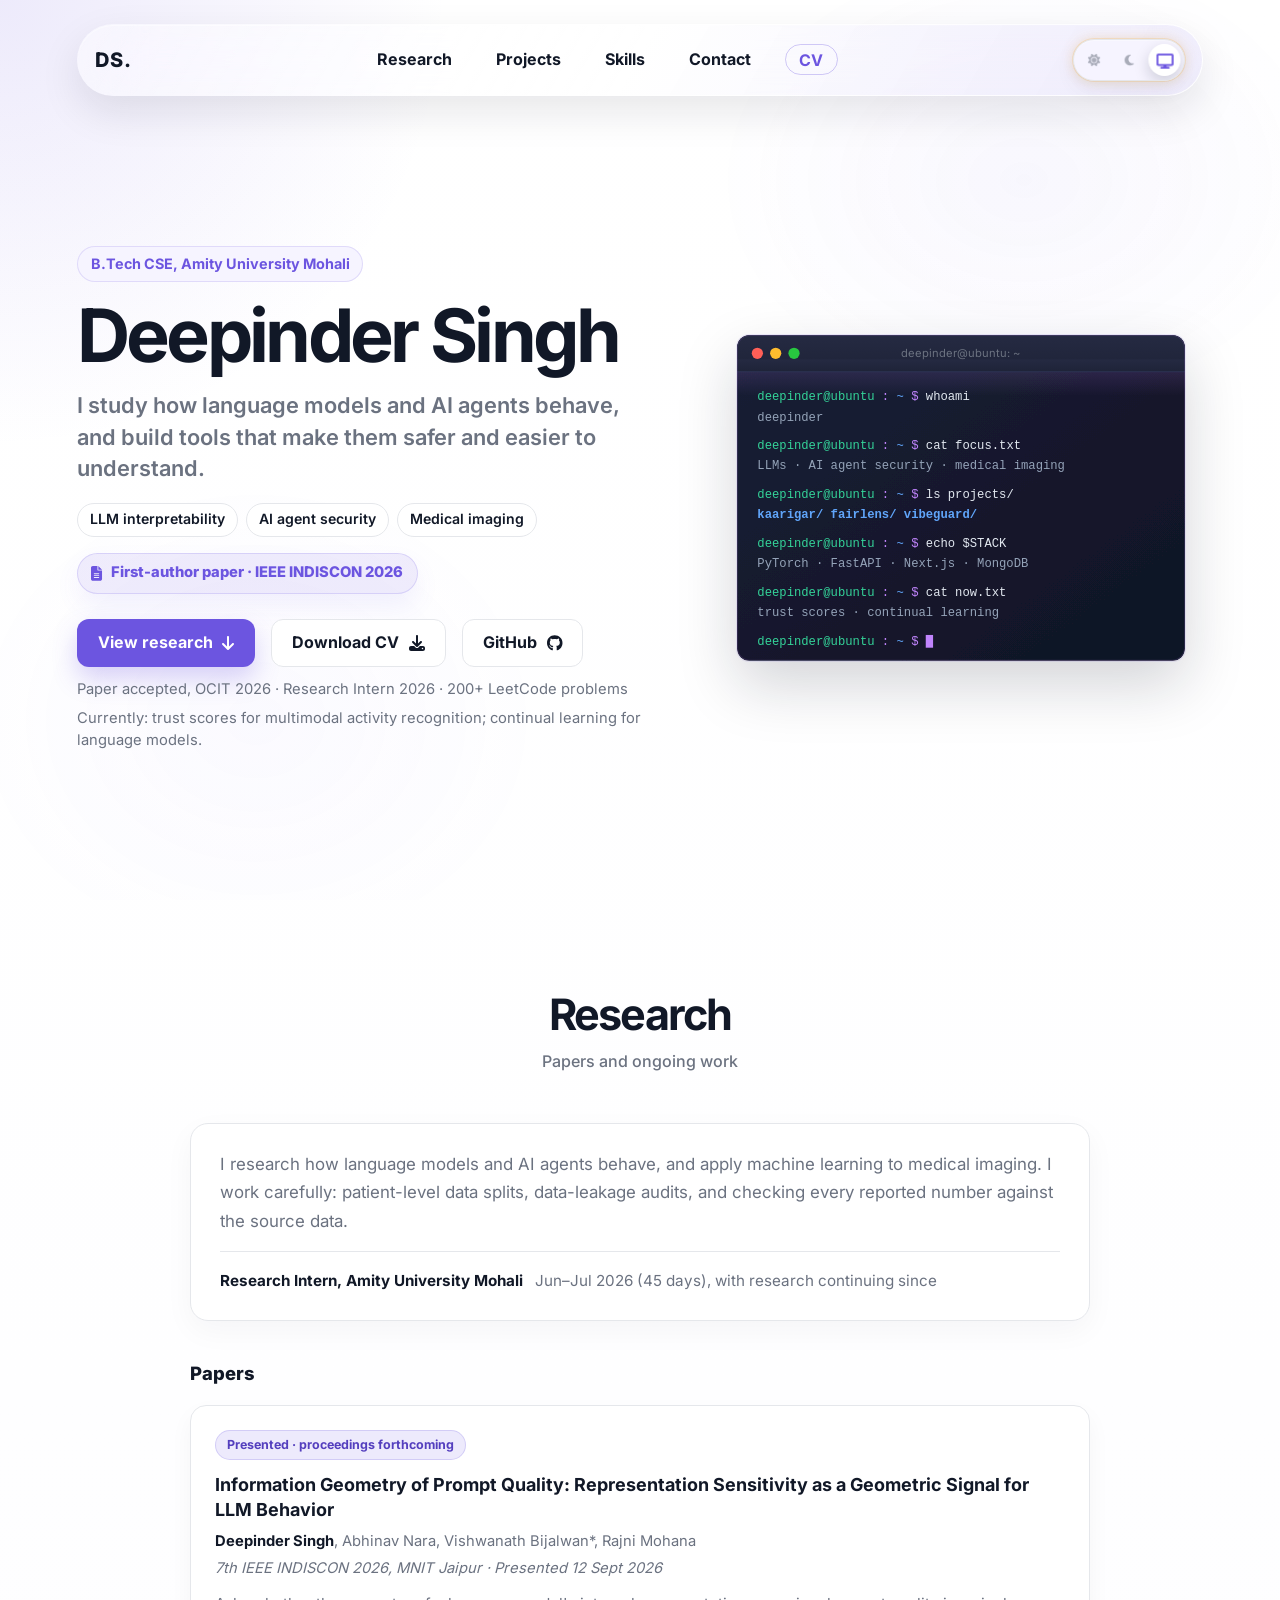
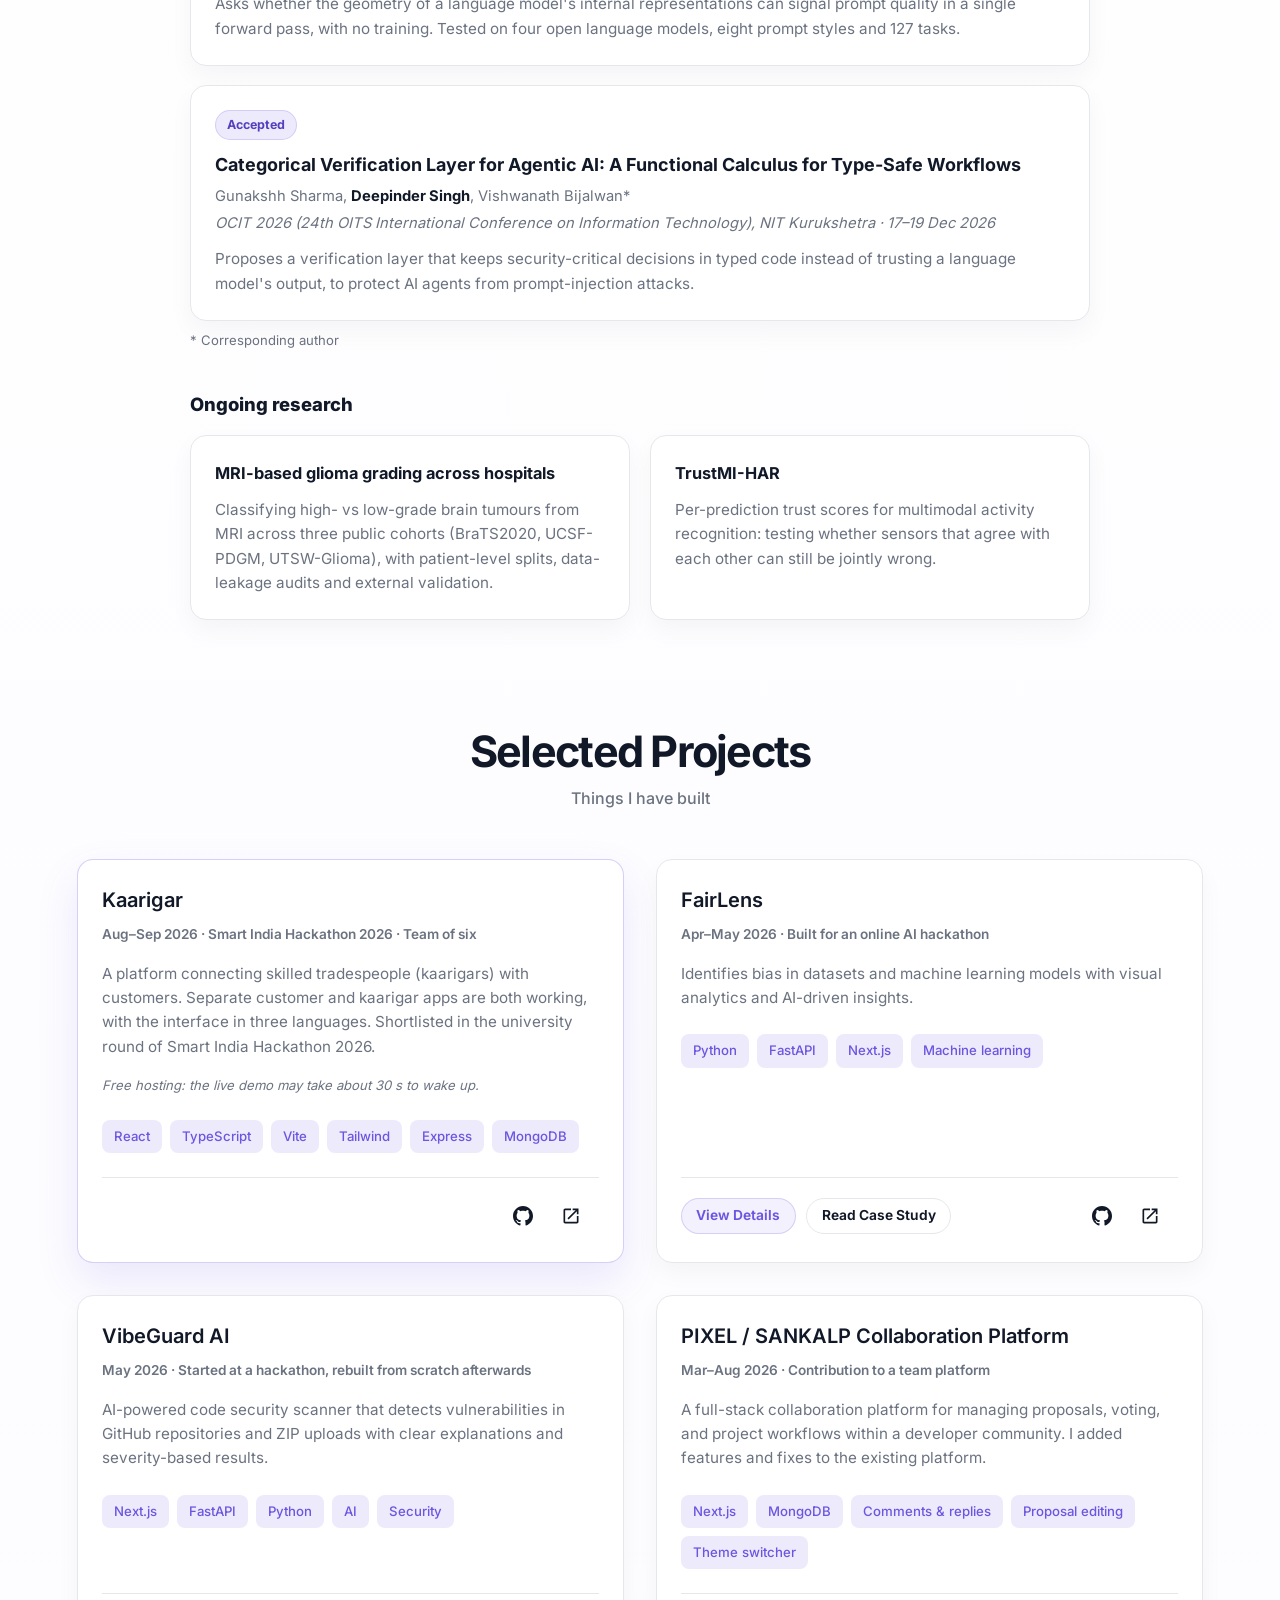
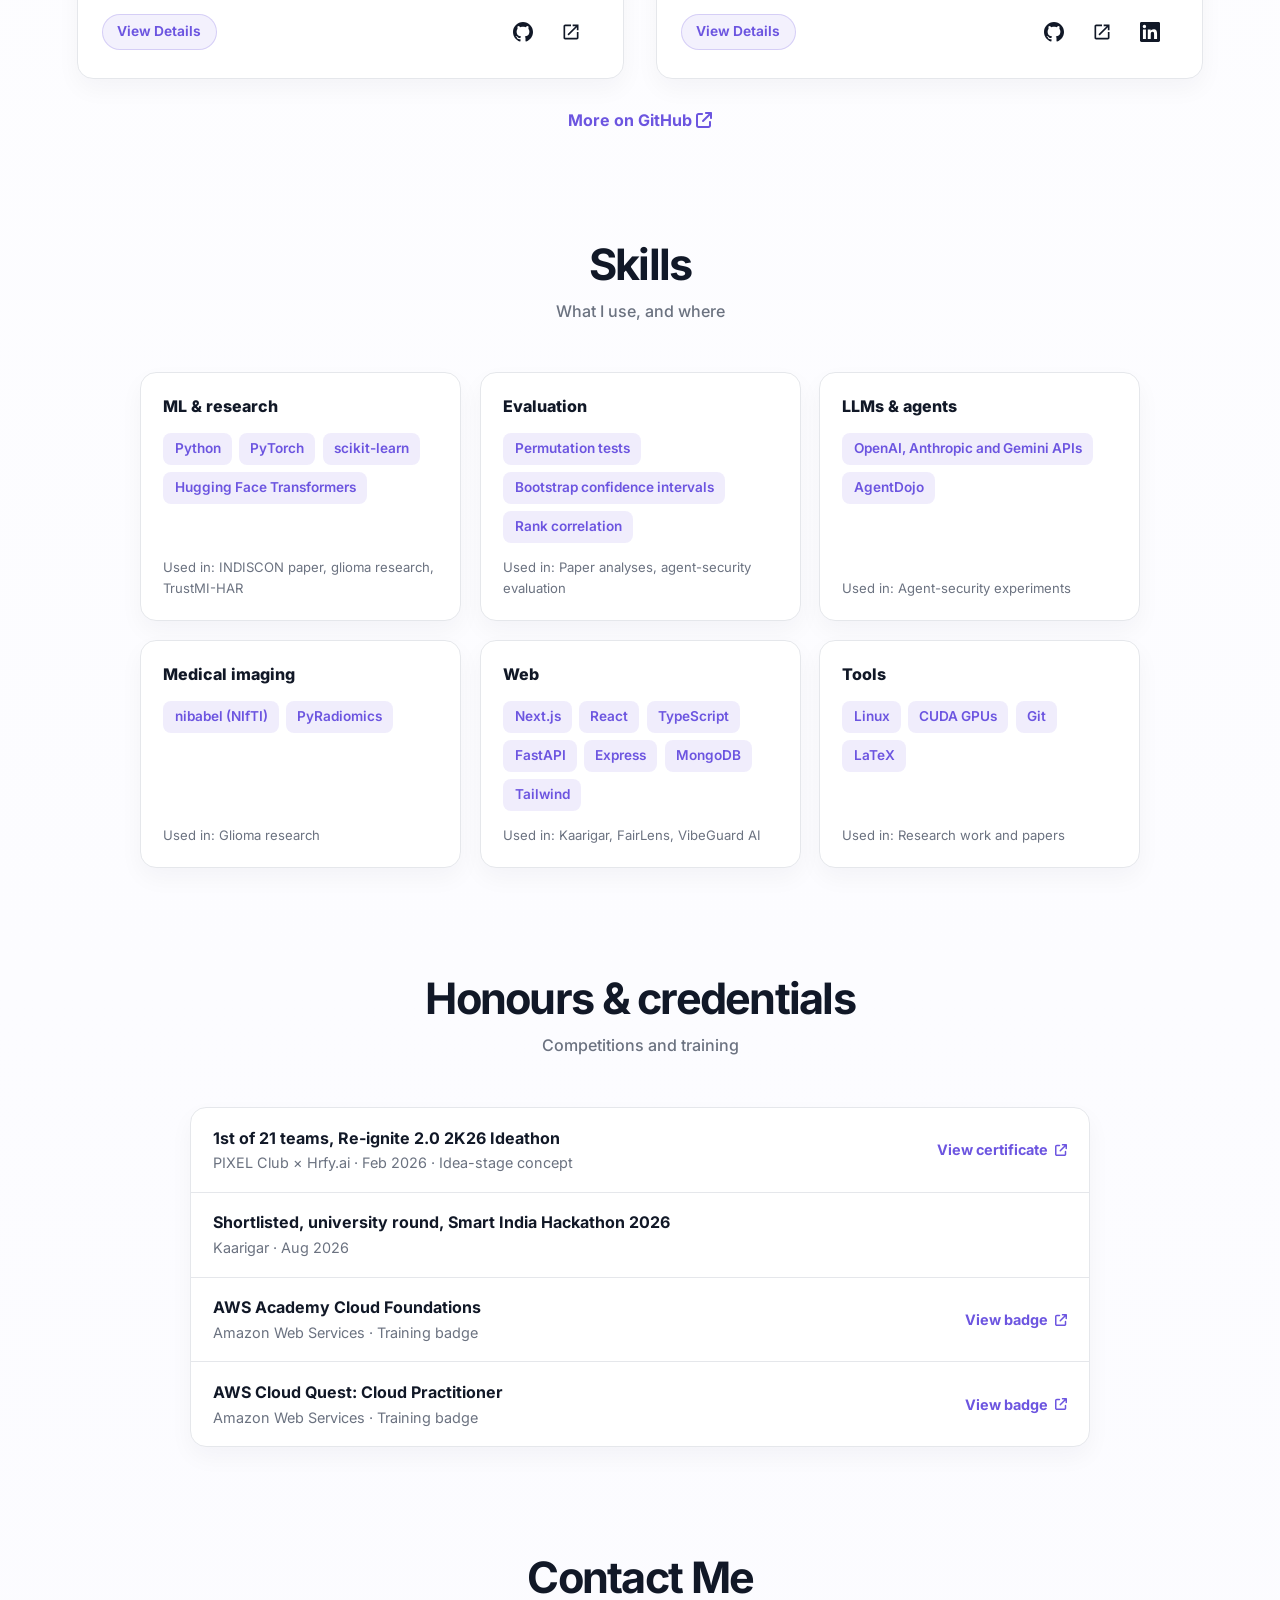
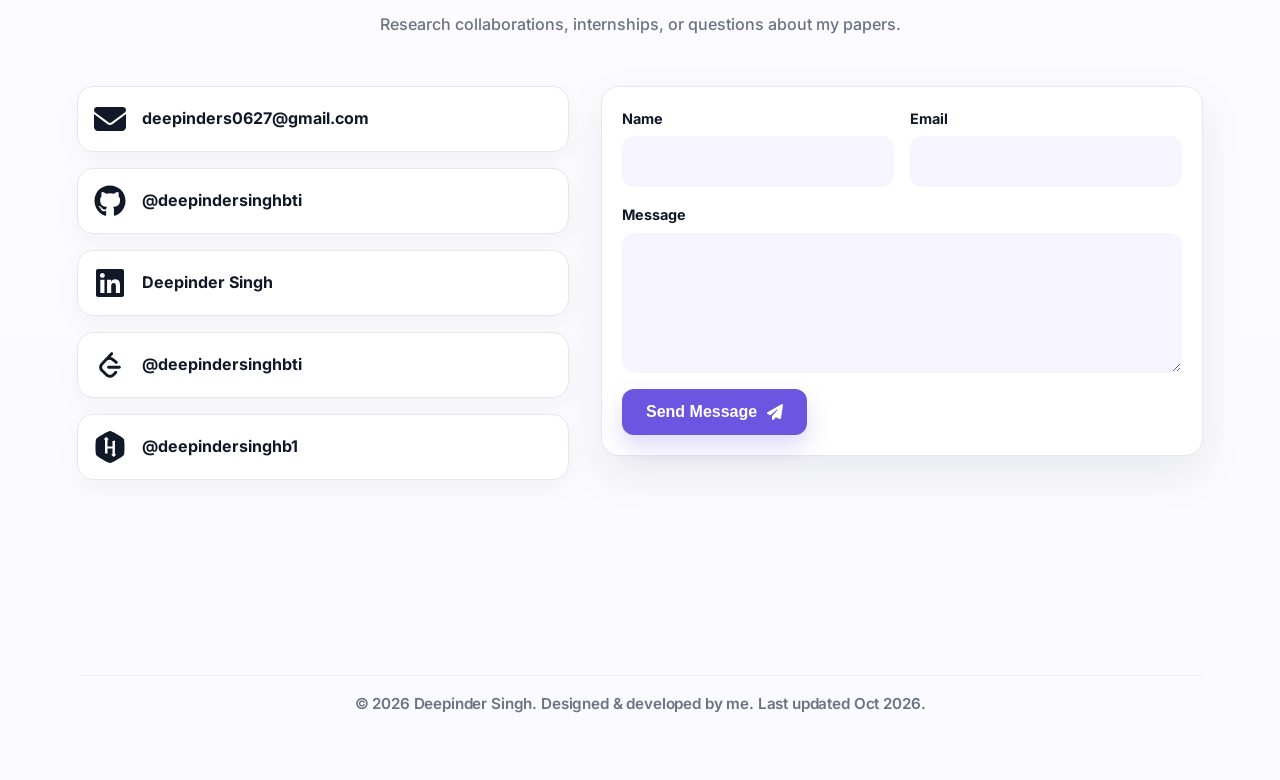
<file: index.html>
<!DOCTYPE html>
<html lang="en">

<head>
    <!-- Icons: Font Awesome Free 6.7.2 by @fontawesome - https://fontawesome.com, licensed CC BY 4.0 -->
    <meta charset="UTF-8">
    <meta name="viewport" content="width=device-width, initial-scale=1.0">
    <meta name="description"
        content="Deepinder Singh, B.Tech CSE student at Amity University Mohali. Research in LLM interpretability, AI agent security and medical imaging; builds full-stack AI tools.">
    <title>Deepinder Singh: AI research and full-stack development</title>
    <link rel="canonical" href="https://deepinder-singh.pages.dev/">
    <meta property="og:type" content="website">
    <meta property="og:title" content="Deepinder Singh: AI research and full-stack development">
    <meta property="og:description"
        content="B.Tech CSE student at Amity University Mohali. Papers at IEEE INDISCON 2026 and OCIT 2026.">
    <meta property="og:url" content="https://deepinder-singh.pages.dev/">
    <meta property="og:image" content="https://deepinder-singh.pages.dev/assets/og-image.png">
    <meta property="og:image:width" content="1200">
    <meta property="og:image:height" content="630">
    <meta property="og:image:alt" content="Deepinder Singh: AI research and full-stack development">
    <meta name="twitter:card" content="summary_large_image">
    <script type="application/ld+json">
    {
        "@context": "https://schema.org",
        "@type": "Person",
        "name": "Deepinder Singh",
        "url": "https://deepinder-singh.pages.dev/",
        "affiliation": { "@type": "CollegeOrUniversity", "name": "Amity University Mohali" },
        "knowsAbout": ["LLM interpretability", "AI agent security", "Medical imaging"],
        "sameAs": [
            "https://github.com/deepindersinghbti",
            "https://www.linkedin.com/in/deepinders0627/"
        ]
    }
    </script>

    <link rel="icon" href="assets/favicon.ico" type="image/x-icon">
    <link rel="preload" href="assets/fonts/inter-latin-wght-normal.woff2" as="font" type="font/woff2" crossorigin>
    <link rel="stylesheet" href="style.css">
    <script>
        (function () {
            try {
                var p = localStorage.getItem("portfolio-theme") || "system";
                var dark = p === "dark" || (p === "system" && matchMedia("(prefers-color-scheme: dark)").matches);
                document.documentElement.setAttribute("data-theme", dark ? "dark" : "light");
            } catch (e) { }
        })();
    </script>
    <script src="script.js" defer></script>
</head>

<body>
    <div class="container">
        <!-- NAVBAR -->
        <nav class="navbar">
            <a href="#home" class="logo" id="logoLink" aria-label="DS. Deepinder Singh, back to top">DS.</a>

            <ul class="nav-items" id="navItems">
                <li><a href="#research">Research</a></li>
                <li><a href="#projects">Projects</a></li>
                <li><a href="#skills">Skills</a></li>
                <li><a href="#contact-sec">Contact</a></li>
                <li><a href="assets/resume/Deepinder_Singh_resume.pdf" class="nav-cv" target="_blank"
                        rel="noopener noreferrer">CV</a></li>
            </ul>

            <div class="nav-actions">
                <div class="theme-selector" id="themeSelector" role="group" aria-label="Theme selector">
                    <button class="theme-btn theme-btn--light" id="themeBtnLight" type="button" aria-label="Light theme"
                        aria-pressed="false">
                        <svg class="icon icon-sun" viewBox="0 0 512 512" aria-hidden="true" focusable="false"><path d="M361.5 1.2c5 2.1 8.6 6.6 9.6 11.9L391 121l107.9 19.8c5.3 1 9.8 4.6 11.9 9.6s1.5 10.7-1.6 15.2L446.9 256l62.3 90.3c3.1 4.5 3.7 10.2 1.6 15.2s-6.6 8.6-11.9 9.6L391 391 371.1 498.9c-1 5.3-4.6 9.8-9.6 11.9s-10.7 1.5-15.2-1.6L256 446.9l-90.3 62.3c-4.5 3.1-10.2 3.7-15.2 1.6s-8.6-6.6-9.6-11.9L121 391 13.1 371.1c-5.3-1-9.8-4.6-11.9-9.6s-1.5-10.7 1.6-15.2L65.1 256 2.8 165.7c-3.1-4.5-3.7-10.2-1.6-15.2s6.6-8.6 11.9-9.6L121 121 140.9 13.1c1-5.3 4.6-9.8 9.6-11.9s10.7-1.5 15.2 1.6L256 65.1 346.3 2.8c4.5-3.1 10.2-3.7 15.2-1.6zM160 256a96 96 0 1 1 192 0 96 96 0 1 1 -192 0zm224 0a128 128 0 1 0 -256 0 128 128 0 1 0 256 0z"/></svg>
                    </button>
                    <button class="theme-btn theme-btn--dark" id="themeBtnDark" type="button" aria-label="Dark theme"
                        aria-pressed="false">
                        <svg class="icon icon-moon" viewBox="0 0 384 512" aria-hidden="true" focusable="false"><path d="M223.5 32C100 32 0 132.3 0 256S100 480 223.5 480c60.6 0 115.5-24.2 155.8-63.4c5-4.9 6.3-12.5 3.1-18.7s-10.1-9.7-17-8.5c-9.8 1.7-19.8 2.6-30.1 2.6c-96.9 0-175.5-78.8-175.5-176c0-65.8 36-123.1 89.3-153.3c6.1-3.5 9.2-10.5 7.7-17.3s-7.3-11.9-14.3-12.5c-6.3-.5-12.6-.8-19-.8z"/></svg>
                    </button>
                    <button class="theme-btn theme-btn--system" id="themeBtnSystem" type="button"
                        aria-label="System theme" aria-pressed="false">
                        <svg class="icon icon-display" viewBox="0 0 576 512" aria-hidden="true" focusable="false"><path d="M64 0C28.7 0 0 28.7 0 64L0 352c0 35.3 28.7 64 64 64l176 0-10.7 32L160 448c-17.7 0-32 14.3-32 32s14.3 32 32 32l256 0c17.7 0 32-14.3 32-32s-14.3-32-32-32l-69.3 0L336 416l176 0c35.3 0 64-28.7 64-64l0-288c0-35.3-28.7-64-64-64L64 0zM512 64l0 288L64 352 64 64l448 0z"/></svg>
                    </button>
                    <span class="theme-selector__thumb" aria-hidden="true"></span>
                </div>

                <button class="hamburger" id="hamburger" aria-label="Open menu" aria-expanded="false"
                    aria-controls="navItems">
                    <span></span>
                    <span></span>
                    <span></span>
                </button>
            </div>
        </nav>

        <main id="main">
        <!-- HERO -->
        <section id="home" class="hero">
            <div class="leftCol">
                <p class="eyebrow">B.Tech CSE, Amity University Mohali</p>
                <h1>Deepinder Singh</h1>
                <p class="hero-tagline slideFromLeft">I study how language models and AI agents behave, and build tools that make
                    them safer and easier to understand.</p>
                <ul class="hero-focus" aria-label="Research focus">
                    <li>LLM interpretability</li>
                    <li>AI agent security</li>
                    <li>Medical imaging</li>
                </ul>

                <a class="hero-achievement-pill" href="#indiscon-paper">
                    <svg class="icon icon-file-lines" viewBox="0 0 384 512" aria-hidden="true" focusable="false"><path d="M64 0C28.7 0 0 28.7 0 64L0 448c0 35.3 28.7 64 64 64l256 0c35.3 0 64-28.7 64-64l0-288-128 0c-17.7 0-32-14.3-32-32L224 0 64 0zM256 0l0 128 128 0L256 0zM112 256l160 0c8.8 0 16 7.2 16 16s-7.2 16-16 16l-160 0c-8.8 0-16-7.2-16-16s7.2-16 16-16zm0 64l160 0c8.8 0 16 7.2 16 16s-7.2 16-16 16l-160 0c-8.8 0-16-7.2-16-16s7.2-16 16-16zm0 64l160 0c8.8 0 16 7.2 16 16s-7.2 16-16 16l-160 0c-8.8 0-16-7.2-16-16s7.2-16 16-16z"/></svg>
                    <span>First-author paper · IEEE INDISCON 2026</span>
                </a>

                <div class="hero-actions">
                    <a href="#research" class="buttons">
                        View research
                        <svg class="icon icon-arrow-down" viewBox="0 0 384 512" aria-hidden="true" focusable="false"><path d="M169.4 470.6c12.5 12.5 32.8 12.5 45.3 0l160-160c12.5-12.5 12.5-32.8 0-45.3s-32.8-12.5-45.3 0L224 370.8 224 64c0-17.7-14.3-32-32-32s-32 14.3-32 32l0 306.7L54.6 265.4c-12.5-12.5-32.8-12.5-45.3 0s-12.5 32.8 0 45.3l160 160z"/></svg>
                    </a>
                    <a href="assets/resume/Deepinder_Singh_resume.pdf" class="secondary-btn" download>
                        Download CV
                        <svg class="icon icon-download" viewBox="0 0 512 512" aria-hidden="true" focusable="false"><path d="M288 32c0-17.7-14.3-32-32-32s-32 14.3-32 32l0 242.7-73.4-73.4c-12.5-12.5-32.8-12.5-45.3 0s-12.5 32.8 0 45.3l128 128c12.5 12.5 32.8 12.5 45.3 0l128-128c12.5-12.5 12.5-32.8 0-45.3s-32.8-12.5-45.3 0L288 274.7 288 32zM64 352c-35.3 0-64 28.7-64 64l0 32c0 35.3 28.7 64 64 64l384 0c35.3 0 64-28.7 64-64l0-32c0-35.3-28.7-64-64-64l-101.5 0-45.3 45.3c-25 25-65.5 25-90.5 0L165.5 352 64 352zm368 56a24 24 0 1 1 0 48 24 24 0 1 1 0-48z"/></svg>
                    </a>
                    <a href="https://github.com/deepindersinghbti" target="_blank" rel="noopener noreferrer"
                        class="secondary-btn">
                        GitHub
                        <svg class="icon icon-github" viewBox="0 0 496 512" aria-hidden="true" focusable="false"><path d="M165.9 397.4c0 2-2.3 3.6-5.2 3.6-3.3.3-5.6-1.3-5.6-3.6 0-2 2.3-3.6 5.2-3.6 3-.3 5.6 1.3 5.6 3.6zm-31.1-4.5c-.7 2 1.3 4.3 4.3 4.9 2.6 1 5.6 0 6.2-2s-1.3-4.3-4.3-5.2c-2.6-.7-5.5.3-6.2 2.3zm44.2-1.7c-2.9.7-4.9 2.6-4.6 4.9.3 2 2.9 3.3 5.9 2.6 2.9-.7 4.9-2.6 4.6-4.6-.3-1.9-3-3.2-5.9-2.9zM244.8 8C106.1 8 0 113.3 0 252c0 110.9 69.8 205.8 169.5 239.2 12.8 2.3 17.3-5.6 17.3-12.1 0-6.2-.3-40.4-.3-61.4 0 0-70 15-84.7-29.8 0 0-11.4-29.1-27.8-36.6 0 0-22.9-15.7 1.6-15.4 0 0 24.9 2 38.6 25.8 21.9 38.6 58.6 27.5 72.9 20.9 2.3-16 8.8-27.1 16-33.7-55.9-6.2-112.3-14.3-112.3-110.5 0-27.5 7.6-41.3 23.6-58.9-2.6-6.5-11.1-33.3 2.6-67.9 20.9-6.5 69 27 69 27 20-5.6 41.5-8.5 62.8-8.5s42.8 2.9 62.8 8.5c0 0 48.1-33.6 69-27 13.7 34.7 5.2 61.4 2.6 67.9 16 17.7 25.8 31.5 25.8 58.9 0 96.5-58.9 104.2-114.8 110.5 9.2 7.9 17 22.9 17 46.4 0 33.7-.3 75.4-.3 83.6 0 6.5 4.6 14.4 17.3 12.1C428.2 457.8 496 362.9 496 252 496 113.3 383.5 8 244.8 8zM97.2 352.9c-1.3 1-1 3.3.7 5.2 1.6 1.6 3.9 2.3 5.2 1 1.3-1 1-3.3-.7-5.2-1.6-1.6-3.9-2.3-5.2-1zm-10.8-8.1c-.7 1.3.3 2.9 2.3 3.9 1.6 1 3.6.7 4.3-.7.7-1.3-.3-2.9-2.3-3.9-2-.6-3.6-.3-4.3.7zm32.4 35.6c-1.6 1.3-1 4.3 1.3 6.2 2.3 2.3 5.2 2.6 6.5 1 1.3-1.3.7-4.3-1.3-6.2-2.2-2.3-5.2-2.6-6.5-1zm-11.4-14.7c-1.6 1-1.6 3.6 0 5.9 1.6 2.3 4.3 3.3 5.6 2.3 1.6-1.3 1.6-3.9 0-6.2-1.4-2.3-4-3.3-5.6-2z"/></svg>
                    </a>
                </div>
                <p class="hero-proof-line">Paper accepted, OCIT 2026 · Research Intern 2026 · 200+ LeetCode problems</p>
                <p class="hero-now">Currently: trust scores for multimodal activity recognition; continual learning for
                    language models.</p>
            </div>

            <div class="rightCol">
                <div class="terminal-wrap slideFromRight">
                    <svg role="img"
                        aria-label="Terminal window listing my research focus, projects, stack and current work"
                        class="terminal-svg" viewBox="0 0 440 320" xmlns="http://www.w3.org/2000/svg">
                        <defs>
                            <linearGradient id="termBg" x1="0" y1="0" x2="1" y2="1">
                                <stop offset="0%" stop-color="#1a1f35" />
                                <stop offset="100%" stop-color="#0f1225" />
                            </linearGradient>
                            <linearGradient id="termTitlebar" x1="0" y1="0" x2="0" y2="1">
                                <stop offset="0%" stop-color="#252a42" />
                                <stop offset="100%" stop-color="#1e2338" />
                            </linearGradient>
                            <linearGradient id="termGlow" x1="0.5" y1="0" x2="0.5" y2="1">
                                <stop offset="0%" stop-color="rgba(192,132,252,0.12)" />
                                <stop offset="100%" stop-color="rgba(192,132,252,0)" />
                            </linearGradient>
                            <filter id="termShadow">
                                <feDropShadow dx="0" dy="8" stdDeviation="16" flood-color="rgba(0,0,0,0.35)" />
                            </filter>
                            <style>
                                .term-body-text {
                                    font-family: 'SF Mono', 'Fira Code', 'Cascadia Code', 'Consolas', monospace;
                                    font-size: 12px;
                                }

                                .term-prompt {
                                    fill: #c084fc;
                                }

                                .term-user {
                                    fill: #34d399;
                                }

                                .term-path {
                                    fill: #60a5fa;
                                }

                                .term-cmd {
                                    fill: #e2e8f0;
                                }

                                .term-output {
                                    fill: #94a3b8;
                                }

                                .term-comment {
                                    fill: #4b5563;
                                    font-style: italic;
                                }

                                .term-dir {
                                    fill: #60a5fa;
                                    font-weight: bold;
                                }

                                .term-file {
                                    fill: #94a3b8;
                                }

                                .term-title-text {
                                    font-family: 'Inter', 'SF Pro', sans-serif;
                                    font-size: 11px;
                                    fill: #6b7280;
                                }

                                .term-cursor {
                                    fill: #c084fc;
                                    animation: termBlink 1s step-end infinite;
                                }

                                @keyframes termBlink {

                                    0%,
                                    100% {
                                        opacity: 1;
                                    }

                                    50% {
                                        opacity: 0;
                                    }
                                }
                            </style>
                        </defs>

                        <!-- Window shell with shadow -->
                        <rect x="0" y="0" width="440" height="320" rx="12" ry="12" fill="url(#termBg)"
                            filter="url(#termShadow)" />

                        <!-- Subtle top glow -->
                        <rect x="0" y="0" width="440" height="60" rx="12" ry="12" fill="url(#termGlow)" />
                        <!-- Clip bottom corners of glow -->
                        <rect x="0" y="24" width="440" height="36" fill="url(#termGlow)" />

                        <!-- Title bar -->
                        <rect x="0" y="0" width="440" height="36" rx="12" ry="12" fill="url(#termTitlebar)" />
                        <!-- Square off bottom corners of title bar -->
                        <rect x="0" y="24" width="440" height="12" fill="url(#termTitlebar)" />

                        <!-- Title bar bottom border -->
                        <line x1="0" y1="36" x2="440" y2="36" stroke="#2d3354" stroke-width="1" />

                        <!-- Window control dots -->
                        <circle cx="20" cy="18" r="5.5" fill="#ff5f57" />
                        <circle cx="38" cy="18" r="5.5" fill="#febc2e" />
                        <circle cx="56" cy="18" r="5.5" fill="#28c840" />

                        <!-- Title text -->
                        <text x="220" y="22" text-anchor="middle" class="term-title-text">
                            deepinder@ubuntu: ~
                        </text>

                        <!-- Terminal content -->
                        <g class="term-body-text">
                            <!-- Line 1: whoami -->
                            <text x="20" y="64">
                                <tspan class="term-user">deepinder@ubuntu</tspan>
                                <tspan class="term-prompt">:</tspan>
                                <tspan class="term-path">~</tspan>
                                <tspan class="term-prompt">$ </tspan>
                                <tspan class="term-cmd">whoami</tspan>
                            </text>
                            <text x="20" y="84" class="term-output">deepinder</text>

                            <!-- Line 2: cat focus.txt -->
                            <text x="20" y="112">
                                <tspan class="term-user">deepinder@ubuntu</tspan>
                                <tspan class="term-prompt">:</tspan>
                                <tspan class="term-path">~</tspan>
                                <tspan class="term-prompt">$ </tspan>
                                <tspan class="term-cmd">cat focus.txt</tspan>
                            </text>
                            <text x="20" y="132" class="term-output">LLMs · AI agent security · medical imaging</text>

                            <!-- Line 3: ls projects/ -->
                            <text x="20" y="160">
                                <tspan class="term-user">deepinder@ubuntu</tspan>
                                <tspan class="term-prompt">:</tspan>
                                <tspan class="term-path">~</tspan>
                                <tspan class="term-prompt">$ </tspan>
                                <tspan class="term-cmd">ls projects/</tspan>
                            </text>
                            <text x="20" y="180">
                                <tspan class="term-dir">kaarigar/ </tspan>
                                <tspan class="term-dir">fairlens/ </tspan>
                                <tspan class="term-dir">vibeguard/</tspan>
                            </text>

                            <!-- Line 4: echo stack -->
                            <text x="20" y="208">
                                <tspan class="term-user">deepinder@ubuntu</tspan>
                                <tspan class="term-prompt">:</tspan>
                                <tspan class="term-path">~</tspan>
                                <tspan class="term-prompt">$ </tspan>
                                <tspan class="term-cmd">echo $STACK</tspan>
                            </text>
                            <text x="20" y="228" class="term-output">PyTorch · FastAPI · Next.js · MongoDB</text>

                            <!-- Line 5: current work -->
                            <text x="20" y="256">
                                <tspan class="term-user">deepinder@ubuntu</tspan>
                                <tspan class="term-prompt">:</tspan>
                                <tspan class="term-path">~</tspan>
                                <tspan class="term-prompt">$ </tspan>
                                <tspan class="term-cmd">cat now.txt</tspan>
                            </text>
                            <text x="20" y="276" class="term-output">trust scores · continual learning</text>

                            <!-- Line 6: Active prompt with blinking cursor -->
                            <text x="20" y="304">
                                <tspan class="term-user">deepinder@ubuntu</tspan>
                                <tspan class="term-prompt">:</tspan>
                                <tspan class="term-path">~</tspan>
                                <tspan class="term-prompt">$ </tspan>
                                <tspan class="term-cursor">█</tspan>
                            </text>
                        </g>

                        <!-- Outer border for polish -->
                        <rect x="0.5" y="0.5" width="439" height="319" rx="12" ry="12" fill="none"
                            stroke="rgba(192,132,252,0.15)" stroke-width="1" />
                    </svg>
                </div>
            </div>
        </section>

        <!-- RESEARCH -->
        <section id="research" class="section-block">
            <div class="section-heading">
                <h2>Research</h2>
                <p class="section-subtitle">Papers and ongoing work</p>
            </div>

            <div class="research-layout">
                <div class="research-intro">
                    <p>
                        I research how language models and AI agents behave, and apply machine learning to medical
                        imaging. I work carefully: patient-level data splits, data-leakage audits, and checking every
                        reported number against the source data.
                    </p>
                    <p class="research-role">
                        <strong>Research Intern, Amity University Mohali</strong>
                        <span>Jun–Jul 2026 (45 days), with research continuing since</span>
                    </p>
                </div>

                <h3 class="research-subheading">Papers</h3>
                <div class="paper-list">
                    <article class="paper-card" id="indiscon-paper">
                        <span class="paper-status">Presented · proceedings forthcoming</span>
                        <h4 class="paper-title">Information Geometry of Prompt Quality: Representation Sensitivity as a
                            Geometric Signal for LLM Behavior</h4>
                        <p class="paper-authors"><strong>Deepinder Singh</strong>, Abhinav Nara, Vishwanath
                            Bijalwan*, Rajni Mohana</p>
                        <p class="paper-venue">7th IEEE INDISCON 2026, MNIT Jaipur · Presented 12 Sept 2026</p>
                        <p class="paper-summary">Asks whether the geometry of a language model's internal
                            representations can signal prompt quality in a single forward pass, with no training.
                            Tested on four open language models, eight prompt styles and 127 tasks.</p>
                    </article>

                    <article class="paper-card" id="ocit-paper">
                        <span class="paper-status">Accepted</span>
                        <h4 class="paper-title">Categorical Verification Layer for Agentic AI: A Functional Calculus for
                            Type-Safe Workflows</h4>
                        <p class="paper-authors">Gunakshh Sharma, <strong>Deepinder Singh</strong>, Vishwanath
                            Bijalwan*</p>
                        <p class="paper-venue">OCIT 2026 (24th OITS International Conference on Information
                            Technology), NIT Kurukshetra · 17–19 Dec 2026</p>
                        <p class="paper-summary">Proposes a verification layer that keeps security-critical decisions
                            in typed code instead of trusting a language model's output, to protect AI agents from
                            prompt-injection attacks.</p>
                    </article>
                </div>
                <p class="paper-note">* Corresponding author</p>

                <h3 class="research-subheading">Ongoing research</h3>
                <div class="ongoing-list">
                    <article class="ongoing-card">
                        <h4>MRI-based glioma grading across hospitals</h4>
                        <p>Classifying high- vs low-grade brain tumours from MRI across three public cohorts
                            (BraTS2020, UCSF-PDGM, UTSW-Glioma), with patient-level splits, data-leakage audits and
                            external validation.</p>
                    </article>
                    <article class="ongoing-card">
                        <h4>TrustMI-HAR</h4>
                        <p>Per-prediction trust scores for multimodal activity recognition: testing whether sensors
                            that agree with each other can still be jointly wrong.</p>
                    </article>
                </div>
            </div>
        </section>

        <!-- PROJECTS -->
        <section id="projects" class="section-block">
            <div class="section-heading">
                <h2>Selected Projects</h2>
                <p class="section-subtitle">Things I have built</p>
            </div>
            <div id="projects-container" class="projects-grid">
                <article class="project-card" data-project-id="kaarigar" data-featured-level="primary">
                    <div class="project-header">
                        <h3 class="project-title">Kaarigar</h3>
                    </div>
                    <p class="project-meta">Aug–Sep 2026 · Smart India Hackathon 2026 · Team of six</p>
                    <p class="project-description">A platform connecting skilled tradespeople (kaarigars) with customers. Separate customer and kaarigar apps are both working, with the interface in three languages. Shortlisted in the university round of Smart India Hackathon 2026.</p>
                    <p class="project-note">Free hosting: the live demo may take about 30 s to wake up.</p>
                    <div class="project-techs">
                        <span class="tech-tag">React</span>
                        <span class="tech-tag">TypeScript</span>
                        <span class="tech-tag">Vite</span>
                        <span class="tech-tag">Tailwind</span>
                        <span class="tech-tag">Express</span>
                        <span class="tech-tag">MongoDB</span>
                    </div>
                    <div class="project-footer">
                        <div class="project-footer__detail"></div>
                        <div class="project-actions">
                            <a href="https://github.com/deepindersinghbti/Kaarigar" target="_blank" rel="noopener noreferrer" class="icon-btn"
                                aria-label="View Code" title="View Code">
                                <svg viewBox="0 0 24 24" fill="currentColor" aria-hidden="true">
                                    <path d="M12 0c-6.626 0-12 5.373-12 12 0 5.302 3.438 9.8 8.207 11.387.599.111.793-.261.793-.577v-2.234c-3.338.726-4.033-1.416-4.033-1.416-.546-1.387-1.333-1.756-1.333-1.756-1.089-.745.083-.729.083-.729 1.205.084 1.839 1.237 1.839 1.237 1.07 1.834 2.807 1.304 3.492.997.107-.775.418-1.305.762-1.604-2.665-.305-5.467-1.334-5.467-5.931 0-1.311.469-2.381 1.236-3.221-.124-.303-.535-1.524.117-3.176 0 0 1.008-.322 3.301 1.23.957-.266 1.983-.399 3.003-.404 1.02.005 2.047.138 3.006.404 2.291-1.552 3.297-1.23 3.297-1.23.653 1.653.242 2.874.118 3.176.77.84 1.235 1.911 1.235 3.221 0 4.609-2.807 5.624-5.479 5.921.43.372.823 1.102.823 2.222v 3.293c0 .319.192.694.801.576 4.765-1.589 8.199-6.086 8.199-11.386 0-6.627-5.373-12-12-12z"/>
                                </svg>
                            </a>
                            <a href="https://kaarigar.onrender.com" target="_blank" rel="noopener noreferrer" class="icon-btn"
                                aria-label="Live Demo" title="Live Demo">
                                <svg viewBox="0 0 24 24" fill="currentColor" aria-hidden="true">
                                    <path d="M19 19H5V5h7V3H5c-1.11 0-2 .9-2 2v14c0 1.1.89 2 2 2h14c1.1 0 2-.9 2-2v-7h-2v7zM14 3v2h3.59l-9.83 9.83 1.41 1.41L19 6.41V10h2V3h-7z"/>
                                </svg>
                            </a>
                        </div>
                    </div>
                </article>

                <article class="project-card" data-project-id="fairlens">
                    <div class="project-header">
                        <h3 class="project-title">FairLens</h3>
                    </div>
                    <p class="project-meta">Apr–May 2026 · Built for an online AI hackathon</p>
                    <p class="project-description">Identifies bias in datasets and machine learning models with visual analytics and AI-driven insights.</p>
                    <div class="project-techs">
                        <span class="tech-tag">Python</span>
                        <span class="tech-tag">FastAPI</span>
                        <span class="tech-tag">Next.js</span>
                        <span class="tech-tag">Machine learning</span>
                    </div>
                    <div class="project-footer">
                        <div class="project-footer__detail"><button class="project-details-btn" type="button" data-project-details="fairlens">View Details</button><a class="project-details-btn project-details-btn--secondary" href="projects/fairlens-case-study.html">Read Case Study</a></div>
                        <div class="project-actions">
                            <a href="https://github.com/deepindersinghbti/FairLens" target="_blank" rel="noopener noreferrer" class="icon-btn"
                                aria-label="View Code" title="View Code">
                                <svg viewBox="0 0 24 24" fill="currentColor" aria-hidden="true">
                                    <path d="M12 0c-6.626 0-12 5.373-12 12 0 5.302 3.438 9.8 8.207 11.387.599.111.793-.261.793-.577v-2.234c-3.338.726-4.033-1.416-4.033-1.416-.546-1.387-1.333-1.756-1.333-1.756-1.089-.745.083-.729.083-.729 1.205.084 1.839 1.237 1.839 1.237 1.07 1.834 2.807 1.304 3.492.997.107-.775.418-1.305.762-1.604-2.665-.305-5.467-1.334-5.467-5.931 0-1.311.469-2.381 1.236-3.221-.124-.303-.535-1.524.117-3.176 0 0 1.008-.322 3.301 1.23.957-.266 1.983-.399 3.003-.404 1.02.005 2.047.138 3.006.404 2.291-1.552 3.297-1.23 3.297-1.23.653 1.653.242 2.874.118 3.176.77.84 1.235 1.911 1.235 3.221 0 4.609-2.807 5.624-5.479 5.921.43.372.823 1.102.823 2.222v 3.293c0 .319.192.694.801.576 4.765-1.589 8.199-6.086 8.199-11.386 0-6.627-5.373-12-12-12z"/>
                                </svg>
                            </a>
                            <a href="https://deepinder-fairlens.vercel.app/" target="_blank" rel="noopener noreferrer" class="icon-btn"
                                aria-label="Live Demo" title="Live Demo">
                                <svg viewBox="0 0 24 24" fill="currentColor" aria-hidden="true">
                                    <path d="M19 19H5V5h7V3H5c-1.11 0-2 .9-2 2v14c0 1.1.89 2 2 2h14c1.1 0 2-.9 2-2v-7h-2v7zM14 3v2h3.59l-9.83 9.83 1.41 1.41L19 6.41V10h2V3h-7z"/>
                                </svg>
                            </a>
                        </div>
                    </div>
                </article>

                <article class="project-card" data-project-id="vibeguard-ai">
                    <div class="project-header">
                        <h3 class="project-title">VibeGuard AI</h3>
                    </div>
                    <p class="project-meta">May 2026 · Started at a hackathon, rebuilt from scratch afterwards</p>
                    <p class="project-description">AI-powered code security scanner that detects vulnerabilities in GitHub repositories and ZIP uploads with clear explanations and severity-based results.</p>
                    <div class="project-techs">
                        <span class="tech-tag">Next.js</span>
                        <span class="tech-tag">FastAPI</span>
                        <span class="tech-tag">Python</span>
                        <span class="tech-tag">AI</span>
                        <span class="tech-tag">Security</span>
                    </div>
                    <div class="project-footer">
                        <div class="project-footer__detail"><button class="project-details-btn" type="button" data-project-details="vibeguard-ai">View Details</button></div>
                        <div class="project-actions">
                            <a href="https://github.com/deepindersinghbti/VibeGuard-AI" target="_blank" rel="noopener noreferrer" class="icon-btn"
                                aria-label="View Code" title="View Code">
                                <svg viewBox="0 0 24 24" fill="currentColor" aria-hidden="true">
                                    <path d="M12 0c-6.626 0-12 5.373-12 12 0 5.302 3.438 9.8 8.207 11.387.599.111.793-.261.793-.577v-2.234c-3.338.726-4.033-1.416-4.033-1.416-.546-1.387-1.333-1.756-1.333-1.756-1.089-.745.083-.729.083-.729 1.205.084 1.839 1.237 1.839 1.237 1.07 1.834 2.807 1.304 3.492.997.107-.775.418-1.305.762-1.604-2.665-.305-5.467-1.334-5.467-5.931 0-1.311.469-2.381 1.236-3.221-.124-.303-.535-1.524.117-3.176 0 0 1.008-.322 3.301 1.23.957-.266 1.983-.399 3.003-.404 1.02.005 2.047.138 3.006.404 2.291-1.552 3.297-1.23 3.297-1.23.653 1.653.242 2.874.118 3.176.77.84 1.235 1.911 1.235 3.221 0 4.609-2.807 5.624-5.479 5.921.43.372.823 1.102.823 2.222v 3.293c0 .319.192.694.801.576 4.765-1.589 8.199-6.086 8.199-11.386 0-6.627-5.373-12-12-12z"/>
                                </svg>
                            </a>
                            <a href="https://vibeguard-ai.vercel.app/" target="_blank" rel="noopener noreferrer" class="icon-btn"
                                aria-label="Live Demo" title="Live Demo">
                                <svg viewBox="0 0 24 24" fill="currentColor" aria-hidden="true">
                                    <path d="M19 19H5V5h7V3H5c-1.11 0-2 .9-2 2v14c0 1.1.89 2 2 2h14c1.1 0 2-.9 2-2v-7h-2v7zM14 3v2h3.59l-9.83 9.83 1.41 1.41L19 6.41V10h2V3h-7z"/>
                                </svg>
                            </a>
                        </div>
                    </div>
                </article>

                <article class="project-card" data-project-id="pixel-sankalp">
                    <div class="project-header">
                        <h3 class="project-title">PIXEL / SANKALP Collaboration Platform</h3>
                    </div>
                    <p class="project-meta">Mar–Aug 2026 · Contribution to a team platform</p>
                    <p class="project-description">A full-stack collaboration platform for managing proposals, voting, and project workflows within a developer community. I added features and fixes to the existing platform.</p>
                    <div class="project-techs">
                        <span class="tech-tag">Next.js</span>
                        <span class="tech-tag">MongoDB</span>
                        <span class="tech-tag">Comments &amp; replies</span>
                        <span class="tech-tag">Proposal editing</span>
                        <span class="tech-tag">Theme switcher</span>
                    </div>
                    <div class="project-footer">
                        <div class="project-footer__detail"><button class="project-details-btn" type="button" data-project-details="pixel-sankalp">View Details</button></div>
                        <div class="project-actions">
                            <a href="https://github.com/S-A-N-K-A-L-P/project_collab_sankalap" target="_blank" rel="noopener noreferrer" class="icon-btn"
                                aria-label="View Code" title="View Code">
                                <svg viewBox="0 0 24 24" fill="currentColor" aria-hidden="true">
                                    <path d="M12 0c-6.626 0-12 5.373-12 12 0 5.302 3.438 9.8 8.207 11.387.599.111.793-.261.793-.577v-2.234c-3.338.726-4.033-1.416-4.033-1.416-.546-1.387-1.333-1.756-1.333-1.756-1.089-.745.083-.729.083-.729 1.205.084 1.839 1.237 1.839 1.237 1.07 1.834 2.807 1.304 3.492.997.107-.775.418-1.305.762-1.604-2.665-.305-5.467-1.334-5.467-5.931 0-1.311.469-2.381 1.236-3.221-.124-.303-.535-1.524.117-3.176 0 0 1.008-.322 3.301 1.23.957-.266 1.983-.399 3.003-.404 1.02.005 2.047.138 3.006.404 2.291-1.552 3.297-1.23 3.297-1.23.653 1.653.242 2.874.118 3.176.77.84 1.235 1.911 1.235 3.221 0 4.609-2.807 5.624-5.479 5.921.43.372.823 1.102.823 2.222v 3.293c0 .319.192.694.801.576 4.765-1.589 8.199-6.086 8.199-11.386 0-6.627-5.373-12-12-12z"/>
                                </svg>
                            </a>
                            <a href="https://project-syncroo.netlify.app/" target="_blank" rel="noopener noreferrer" class="icon-btn"
                                aria-label="Live Demo" title="Live Demo">
                                <svg viewBox="0 0 24 24" fill="currentColor" aria-hidden="true">
                                    <path d="M19 19H5V5h7V3H5c-1.11 0-2 .9-2 2v14c0 1.1.89 2 2 2h14c1.1 0 2-.9 2-2v-7h-2v7zM14 3v2h3.59l-9.83 9.83 1.41 1.41L19 6.41V10h2V3h-7z"/>
                                </svg>
                            </a>
                            <a href="https://www.linkedin.com/company/sankalp001/" target="_blank" rel="noopener noreferrer" class="icon-btn"
                                aria-label="Project LinkedIn Page" title="Project LinkedIn Page">
                                <svg viewBox="0 0 24 24" fill="currentColor" aria-hidden="true">
                                    <path d="M20.45 20.45h-3.56v-5.57c0-1.33-.02-3.04-1.85-3.04-1.85 0-2.14 1.45-2.14 2.94v5.67H9.34V8.98h3.42v1.57h.05c.48-.9 1.64-1.85 3.37-1.85 3.61 0 4.28 2.38 4.28 5.47v6.28ZM5.32 7.41a2.06 2.06 0 1 1 0-4.12 2.06 2.06 0 0 1 0 4.12ZM7.1 20.45H3.53V8.98H7.1v11.47ZM22.22 0H1.77C.79 0 0 .77 0 1.72v20.56C0 23.23.79 24 1.77 24h20.45c.98 0 1.78-.77 1.78-1.72V1.72C24 .77 23.2 0 22.22 0Z"/>
                                </svg>
                            </a>
                        </div>
                    </div>
                </article>
            </div>
            <p class="projects-more">
                <a href="https://github.com/deepindersinghbti?tab=repositories" target="_blank"
                    rel="noopener noreferrer">More on GitHub <svg class="icon icon-external" viewBox="0 0 512 512" aria-hidden="true" focusable="false"><path d="M320 0c-17.7 0-32 14.3-32 32s14.3 32 32 32l82.7 0L201.4 265.4c-12.5 12.5-12.5 32.8 0 45.3s32.8 12.5 45.3 0L448 109.3l0 82.7c0 17.7 14.3 32 32 32s32-14.3 32-32l0-160c0-17.7-14.3-32-32-32L320 0zM80 32C35.8 32 0 67.8 0 112L0 432c0 44.2 35.8 80 80 80l320 0c44.2 0 80-35.8 80-80l0-112c0-17.7-14.3-32-32-32s-32 14.3-32 32l0 112c0 8.8-7.2 16-16 16L80 448c-8.8 0-16-7.2-16-16l0-320c0-8.8 7.2-16 16-16l112 0c17.7 0 32-14.3 32-32s-14.3-32-32-32L80 32z"/></svg></a>
            </p>
        </section>

        <!-- SKILLS -->
        <section id="skills" class="section-block">
            <div class="section-heading">
                <h2>Skills</h2>
                <p class="section-subtitle">What I use, and where</p>
            </div>

            <div class="skill-groups">
                <section class="skill-group">
                    <h3>ML &amp; research</h3>
                    <ul class="skill-chips">
                        <li>Python</li>
                        <li>PyTorch</li>
                        <li>scikit-learn</li>
                        <li>Hugging Face Transformers</li>
                    </ul>
                    <p class="skill-where">Used in: INDISCON paper, glioma research, TrustMI-HAR</p>
                </section>
                <section class="skill-group">
                    <h3>Evaluation</h3>
                    <ul class="skill-chips">
                        <li>Permutation tests</li>
                        <li>Bootstrap confidence intervals</li>
                        <li>Rank correlation</li>
                    </ul>
                    <p class="skill-where">Used in: Paper analyses, agent-security evaluation</p>
                </section>
                <section class="skill-group">
                    <h3>LLMs &amp; agents</h3>
                    <ul class="skill-chips">
                        <li>OpenAI, Anthropic and Gemini APIs</li>
                        <li>AgentDojo</li>
                    </ul>
                    <p class="skill-where">Used in: Agent-security experiments</p>
                </section>
                <section class="skill-group">
                    <h3>Medical imaging</h3>
                    <ul class="skill-chips">
                        <li>nibabel (NIfTI)</li>
                        <li>PyRadiomics</li>
                    </ul>
                    <p class="skill-where">Used in: Glioma research</p>
                </section>
                <section class="skill-group">
                    <h3>Web</h3>
                    <ul class="skill-chips">
                        <li>Next.js</li>
                        <li>React</li>
                        <li>TypeScript</li>
                        <li>FastAPI</li>
                        <li>Express</li>
                        <li>MongoDB</li>
                        <li>Tailwind</li>
                    </ul>
                    <p class="skill-where">Used in: Kaarigar, FairLens, VibeGuard AI</p>
                </section>
                <section class="skill-group">
                    <h3>Tools</h3>
                    <ul class="skill-chips">
                        <li>Linux</li>
                        <li>CUDA GPUs</li>
                        <li>Git</li>
                        <li>LaTeX</li>
                    </ul>
                    <p class="skill-where">Used in: Research work and papers</p>
                </section>
            </div>
        </section>



        <!-- HONOURS -->
        <section id="honours" class="section-block">
            <div class="section-heading">
                <h2>Honours &amp; credentials</h2>
                <p class="section-subtitle">Competitions and training</p>
            </div>

            <ul class="honours-list">
                <li class="honour-item">
                    <div>
                        <p class="honour-title">1st of 21 teams, Re-ignite 2.0 2K26 Ideathon</p>
                        <p class="honour-detail">PIXEL Club × Hrfy.ai · Feb 2026 · Idea-stage concept</p>
                    </div>
                    <a href="assets/Ideathon/Team_certificate.pdf" target="_blank" rel="noopener noreferrer">View certificate <svg class="icon icon-external" viewBox="0 0 512 512" aria-hidden="true" focusable="false"><path d="M320 0c-17.7 0-32 14.3-32 32s14.3 32 32 32l82.7 0L201.4 265.4c-12.5 12.5-12.5 32.8 0 45.3s32.8 12.5 45.3 0L448 109.3l0 82.7c0 17.7 14.3 32 32 32s32-14.3 32-32l0-160c0-17.7-14.3-32-32-32L320 0zM80 32C35.8 32 0 67.8 0 112L0 432c0 44.2 35.8 80 80 80l320 0c44.2 0 80-35.8 80-80l0-112c0-17.7-14.3-32-32-32s-32 14.3-32 32l0 112c0 8.8-7.2 16-16 16L80 448c-8.8 0-16-7.2-16-16l0-320c0-8.8 7.2-16 16-16l112 0c17.7 0 32-14.3 32-32s-14.3-32-32-32L80 32z"/></svg></a>
                </li>
                <li class="honour-item">
                    <div>
                        <p class="honour-title">Shortlisted, university round, Smart India Hackathon 2026</p>
                        <p class="honour-detail">Kaarigar · Aug 2026</p>
                    </div>
                </li>
                <li class="honour-item">
                    <div>
                        <p class="honour-title">AWS Academy Cloud Foundations</p>
                        <p class="honour-detail">Amazon Web Services · Training badge</p>
                    </div>
                    <a href="https://www.credly.com/badges/afa278a8-210f-4e14-813f-d5df4f74ba07/public_url" target="_blank" rel="noopener noreferrer">View badge <svg class="icon icon-external" viewBox="0 0 512 512" aria-hidden="true" focusable="false"><path d="M320 0c-17.7 0-32 14.3-32 32s14.3 32 32 32l82.7 0L201.4 265.4c-12.5 12.5-12.5 32.8 0 45.3s32.8 12.5 45.3 0L448 109.3l0 82.7c0 17.7 14.3 32 32 32s32-14.3 32-32l0-160c0-17.7-14.3-32-32-32L320 0zM80 32C35.8 32 0 67.8 0 112L0 432c0 44.2 35.8 80 80 80l320 0c44.2 0 80-35.8 80-80l0-112c0-17.7-14.3-32-32-32s-32 14.3-32 32l0 112c0 8.8-7.2 16-16 16L80 448c-8.8 0-16-7.2-16-16l0-320c0-8.8 7.2-16 16-16l112 0c17.7 0 32-14.3 32-32s-14.3-32-32-32L80 32z"/></svg></a>
                </li>
                <li class="honour-item">
                    <div>
                        <p class="honour-title">AWS Cloud Quest: Cloud Practitioner</p>
                        <p class="honour-detail">Amazon Web Services · Training badge</p>
                    </div>
                    <a href="https://www.credly.com/badges/65886e05-ff90-48a9-b8ba-aa0cb42ad43c/public_url" target="_blank" rel="noopener noreferrer">View badge <svg class="icon icon-external" viewBox="0 0 512 512" aria-hidden="true" focusable="false"><path d="M320 0c-17.7 0-32 14.3-32 32s14.3 32 32 32l82.7 0L201.4 265.4c-12.5 12.5-12.5 32.8 0 45.3s32.8 12.5 45.3 0L448 109.3l0 82.7c0 17.7 14.3 32 32 32s32-14.3 32-32l0-160c0-17.7-14.3-32-32-32L320 0zM80 32C35.8 32 0 67.8 0 112L0 432c0 44.2 35.8 80 80 80l320 0c44.2 0 80-35.8 80-80l0-112c0-17.7-14.3-32-32-32s-32 14.3-32 32l0 112c0 8.8-7.2 16-16 16L80 448c-8.8 0-16-7.2-16-16l0-320c0-8.8 7.2-16 16-16l112 0c17.7 0 32-14.3 32-32s-14.3-32-32-32L80 32z"/></svg></a>
                </li>
            </ul>
        </section>

        <!-- CONTACT -->
        <section id="contact-sec" class="section-block">
            <div class="section-heading">
                <h2>Contact Me</h2>
                <p class="section-subtitle">Research collaborations, internships, or questions about my papers.</p>
            </div>

            <div class="contact-layout">
                <div class="social-details">
                    <a class="social-card" href="mailto:deepinders0627@gmail.com"
                        aria-label="Email Deepinder at deepinders0627@gmail.com">
                        <svg class="icon icon-envelope social-icons" viewBox="0 0 512 512" aria-hidden="true" focusable="false"><path d="M48 64C21.5 64 0 85.5 0 112c0 15.1 7.1 29.3 19.2 38.4L236.8 313.6c11.4 8.5 27 8.5 38.4 0L492.8 150.4c12.1-9.1 19.2-23.3 19.2-38.4c0-26.5-21.5-48-48-48L48 64zM0 176L0 384c0 35.3 28.7 64 64 64l384 0c35.3 0 64-28.7 64-64l0-208L294.4 339.2c-22.8 17.1-54 17.1-76.8 0L0 176z"/></svg>
                        <span>deepinders0627@gmail.com</span>
                    </a>

                    <a class="social-card" href="https://github.com/deepindersinghbti" target="_blank"
                        rel="noopener noreferrer" aria-label="Open Deepinder's GitHub profile">
                        <svg class="icon icon-github social-icons" viewBox="0 0 496 512" aria-hidden="true" focusable="false"><path d="M165.9 397.4c0 2-2.3 3.6-5.2 3.6-3.3.3-5.6-1.3-5.6-3.6 0-2 2.3-3.6 5.2-3.6 3-.3 5.6 1.3 5.6 3.6zm-31.1-4.5c-.7 2 1.3 4.3 4.3 4.9 2.6 1 5.6 0 6.2-2s-1.3-4.3-4.3-5.2c-2.6-.7-5.5.3-6.2 2.3zm44.2-1.7c-2.9.7-4.9 2.6-4.6 4.9.3 2 2.9 3.3 5.9 2.6 2.9-.7 4.9-2.6 4.6-4.6-.3-1.9-3-3.2-5.9-2.9zM244.8 8C106.1 8 0 113.3 0 252c0 110.9 69.8 205.8 169.5 239.2 12.8 2.3 17.3-5.6 17.3-12.1 0-6.2-.3-40.4-.3-61.4 0 0-70 15-84.7-29.8 0 0-11.4-29.1-27.8-36.6 0 0-22.9-15.7 1.6-15.4 0 0 24.9 2 38.6 25.8 21.9 38.6 58.6 27.5 72.9 20.9 2.3-16 8.8-27.1 16-33.7-55.9-6.2-112.3-14.3-112.3-110.5 0-27.5 7.6-41.3 23.6-58.9-2.6-6.5-11.1-33.3 2.6-67.9 20.9-6.5 69 27 69 27 20-5.6 41.5-8.5 62.8-8.5s42.8 2.9 62.8 8.5c0 0 48.1-33.6 69-27 13.7 34.7 5.2 61.4 2.6 67.9 16 17.7 25.8 31.5 25.8 58.9 0 96.5-58.9 104.2-114.8 110.5 9.2 7.9 17 22.9 17 46.4 0 33.7-.3 75.4-.3 83.6 0 6.5 4.6 14.4 17.3 12.1C428.2 457.8 496 362.9 496 252 496 113.3 383.5 8 244.8 8zM97.2 352.9c-1.3 1-1 3.3.7 5.2 1.6 1.6 3.9 2.3 5.2 1 1.3-1 1-3.3-.7-5.2-1.6-1.6-3.9-2.3-5.2-1zm-10.8-8.1c-.7 1.3.3 2.9 2.3 3.9 1.6 1 3.6.7 4.3-.7.7-1.3-.3-2.9-2.3-3.9-2-.6-3.6-.3-4.3.7zm32.4 35.6c-1.6 1.3-1 4.3 1.3 6.2 2.3 2.3 5.2 2.6 6.5 1 1.3-1.3.7-4.3-1.3-6.2-2.2-2.3-5.2-2.6-6.5-1zm-11.4-14.7c-1.6 1-1.6 3.6 0 5.9 1.6 2.3 4.3 3.3 5.6 2.3 1.6-1.3 1.6-3.9 0-6.2-1.4-2.3-4-3.3-5.6-2z"/></svg>
                        <span>@deepindersinghbti</span>
                    </a>

                    <a class="social-card" href="https://www.linkedin.com/in/deepinders0627/" target="_blank"
                        rel="noopener noreferrer" aria-label="Open Deepinder's LinkedIn profile">
                        <svg class="icon icon-linkedin social-icons" viewBox="0 0 448 512" aria-hidden="true" focusable="false"><path d="M416 32H31.9C14.3 32 0 46.5 0 64.3v383.4C0 465.5 14.3 480 31.9 480H416c17.6 0 32-14.5 32-32.3V64.3c0-17.8-14.4-32.3-32-32.3zM135.4 416H69V202.2h66.5V416zm-33.2-243c-21.3 0-38.5-17.3-38.5-38.5S80.9 96 102.2 96c21.2 0 38.5 17.3 38.5 38.5 0 21.3-17.2 38.5-38.5 38.5zm282.1 243h-66.4V312c0-24.8-.5-56.7-34.5-56.7-34.6 0-39.9 27-39.9 54.9V416h-66.4V202.2h63.7v29.2h.9c8.9-16.8 30.6-34.5 62.9-34.5 67.2 0 79.7 44.3 79.7 101.9V416z"/></svg>
                        <span>Deepinder Singh</span>
                    </a>

                    <a class="social-card" href="https://leetcode.com/u/deepindersinghbti/" target="_blank"
                        rel="noopener noreferrer" aria-label="Open Deepinder's LeetCode profile">
                        <svg class="leetcode-icon social-icons" viewBox="0 0 640 640" aria-hidden="true">
                            <path
                                d="M331.4 73.3C342.5 61.5 361.1 60.8 373 71.9C384.9 83 385.5 101.7 374.4 113.5L331.4 159.5C352.9 162.8 373.5 171.3 390.5 185.1L465.1 245.4C477.7 255.6 479.7 274.2 469.5 286.8C459.3 299.4 440.8 301.4 428.1 291.2L353.5 230.9C327.3 209.8 281.6 212.7 259 236.8L177 325C155.5 348 157.9 385 182.6 409.2L273.8 498.6C298.7 522.6 339.4 522.6 363.9 498.2L415 447.2C426.5 435.7 445.1 435.7 456.6 447.3C468.1 458.9 468 477.5 456.5 489L405.4 540C358.3 587.1 281.4 587.7 233.5 541.6L141.5 451.4C94.6 405.3 90 331.9 134 284.7L331.4 73.3zM507.7 337.2C523.9 337.2 537.1 350.4 537.1 366.7C537.1 383 523.9 396.2 507.7 396.2L290.8 396.2C274.6 396.2 261.4 383 261.4 366.7C261.4 350.4 274.6 337.2 290.8 337.2L507.7 337.2z" />
                        </svg>
                        <span>@deepindersinghbti</span>
                    </a>

                    <a class="social-card" href="https://www.hackerrank.com/profile/deepindersinghb1" target="_blank"
                        rel="noopener noreferrer" aria-label="Open Deepinder's HackerRank profile">
                        <svg class="icon icon-hackerrank social-icons" viewBox="0 0 512 512" aria-hidden="true" focusable="false"><path d="M477.5 128C463 103.05 285.13 0 256.16 0S49.25 102.79 34.84 128s-14.49 230.8 0 256 192.38 128 221.32 128S463 409.08 477.49 384s14.51-231 .01-256zM316.13 414.22c-4 0-40.91-35.77-38-38.69.87-.87 6.26-1.48 17.55-1.83 0-26.23.59-68.59.94-86.32 0-2-.44-3.43-.44-5.85h-79.93c0 7.1-.46 36.2 1.37 72.88.23 4.54-1.58 6-5.74 5.94-10.13 0-20.27-.11-30.41-.08-4.1 0-5.87-1.53-5.74-6.11.92-33.44 3-84-.15-212.67v-3.17c-9.67-.35-16.38-1-17.26-1.84-2.92-2.92 34.54-38.69 38.49-38.69s41.17 35.78 38.27 38.69c-.87.87-7.9 1.49-16.77 1.84v3.16c-2.42 25.75-2 79.59-2.63 105.39h80.26c0-4.55.39-34.74-1.2-83.64-.1-3.39.95-5.17 4.21-5.2 11.07-.08 22.15-.13 33.23-.06 3.46 0 4.57 1.72 4.5 5.38C333 354.64 336 341.29 336 373.69c8.87.35 16.82 1 17.69 1.84 2.88 2.91-33.62 38.69-37.58 38.69z"/></svg>
                        <span>@deepindersinghb1</span>
                    </a>
                </div>

                <form class="contact-form" action="https://api.web3forms.com/submit" method="POST">
                    <input type="hidden" name="access_key" value="ff85283b-5e57-4b9d-b82f-a6db68789493">
                    <input type="checkbox" name="botcheck" class="botcheck" style="display: none;">
                    <input type="hidden" name="subject" id="form-subject" value="">
                    <input type="hidden" name="from_name" value="Deepinder Portfolio">
                    <div class="form-field">
                        <label for="name-box">Name</label>
                        <input type="text" id="name-box" name="name" autocomplete="name" required>
                    </div>
                    <div class="form-field">
                        <label for="email-box">Email</label>
                        <input type="email" id="email-box" name="email" autocomplete="email" required>
                    </div>
                    <div class="form-field form-field--full">
                        <label for="message-box">Message</label>
                        <textarea id="message-box" name="message" required></textarea>
                    </div>
                    <button type="submit" class="send-btn">
                        Send Message
                        <svg class="icon icon-paper-plane" viewBox="0 0 512 512" aria-hidden="true" focusable="false"><path d="M498.1 5.6c10.1 7 15.4 19.1 13.5 31.2l-64 416c-1.5 9.7-7.4 18.2-16 23s-18.9 5.4-28 1.6L284 427.7l-68.5 74.1c-8.9 9.7-22.9 12.9-35.2 8.1S160 493.2 160 480l0-83.6c0-4 1.5-7.8 4.2-10.8L331.8 202.8c5.8-6.3 5.6-16-.4-22s-15.7-6.4-22-.7L106 360.8 17.7 316.6C7.1 311.3 .3 300.7 0 288.9s5.9-22.8 16.1-28.7l448-256c10.7-6.1 23.9-5.5 34 1.4z"/></svg>
                    </button>
                </form>

                <div class="contact-status-card" id="contactStatus" aria-live="polite" aria-atomic="true" hidden>
                    <div class="contact-status-card__icon" aria-hidden="true">
                        <svg class="icon icon-circle-info" viewBox="0 0 512 512" aria-hidden="true" focusable="false"><path d="M256 512A256 256 0 1 0 256 0a256 256 0 1 0 0 512zM216 336l24 0 0-64-24 0c-13.3 0-24-10.7-24-24s10.7-24 24-24l48 0c13.3 0 24 10.7 24 24l0 88 8 0c13.3 0 24 10.7 24 24s-10.7 24-24 24l-80 0c-13.3 0-24-10.7-24-24s10.7-24 24-24zm40-208a32 32 0 1 1 0 64 32 32 0 1 1 0-64z"/></svg>
                    </div>
                    <div class="contact-status-card__content">
                        <p class="contact-status-card__eyebrow"></p>
                        <p class="contact-status-card__title"></p>
                        <p class="contact-status-card__text"></p>
                    </div>
                </div>
            </div>
        </section>

        </main>

        <footer class="site-footer" aria-label="Site footer">
            <p class="site-footer__text">© <span id="year"></span> Deepinder Singh. Designed &amp; developed by me. Last updated Oct 2026.</p>
        </footer>
    </div>
</body>

</html>
</file>
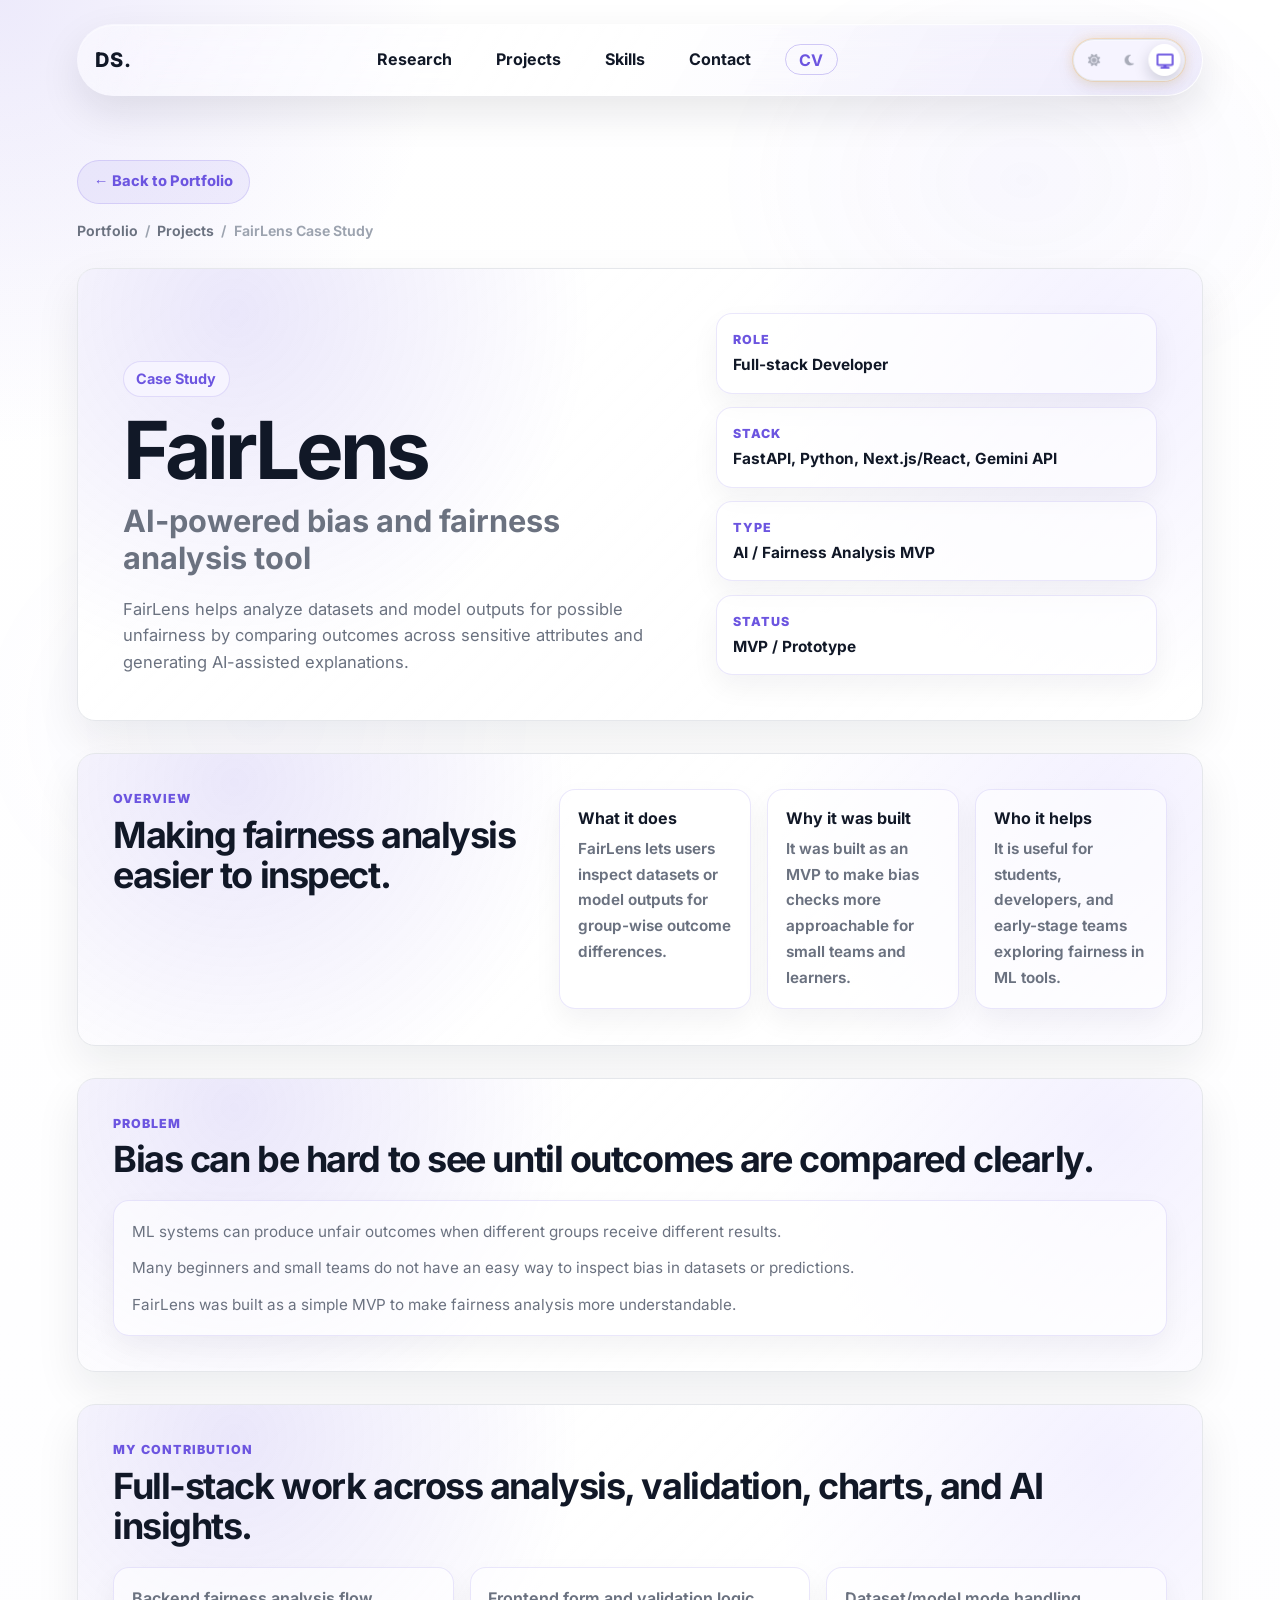
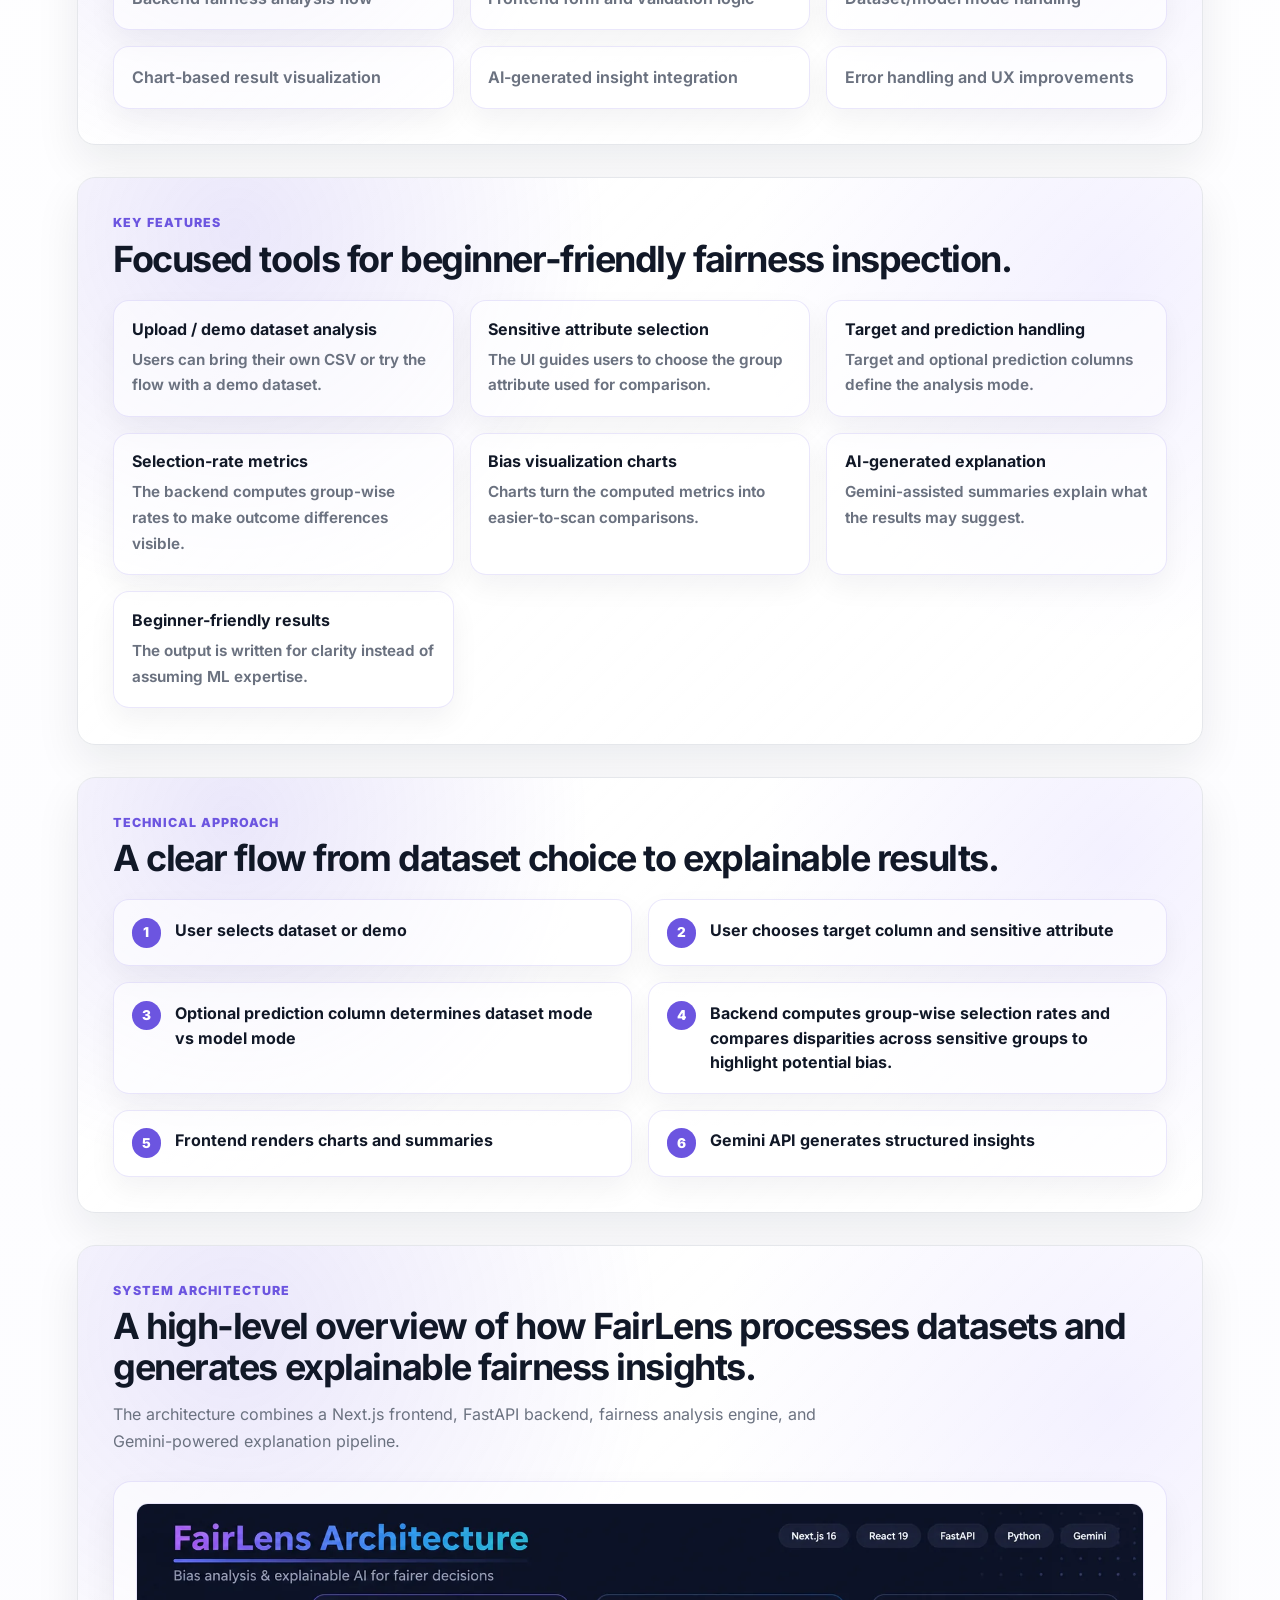
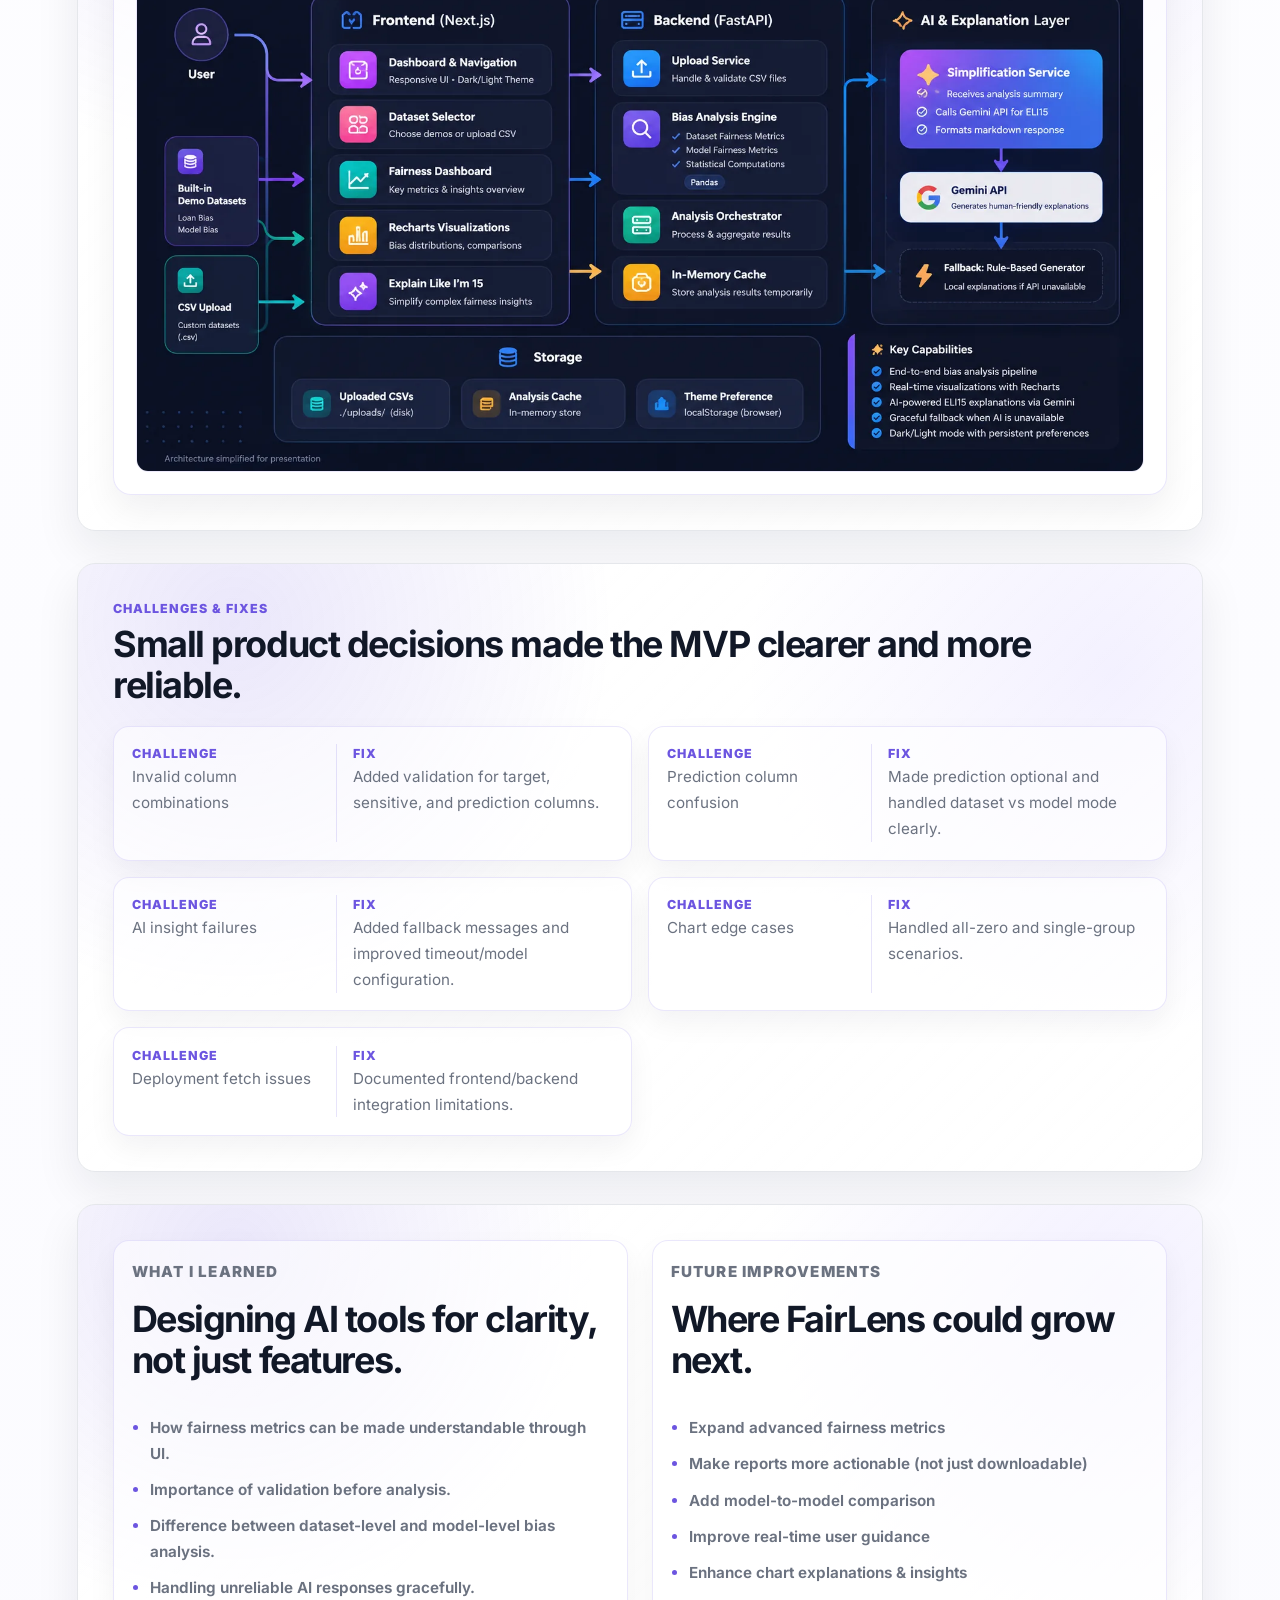
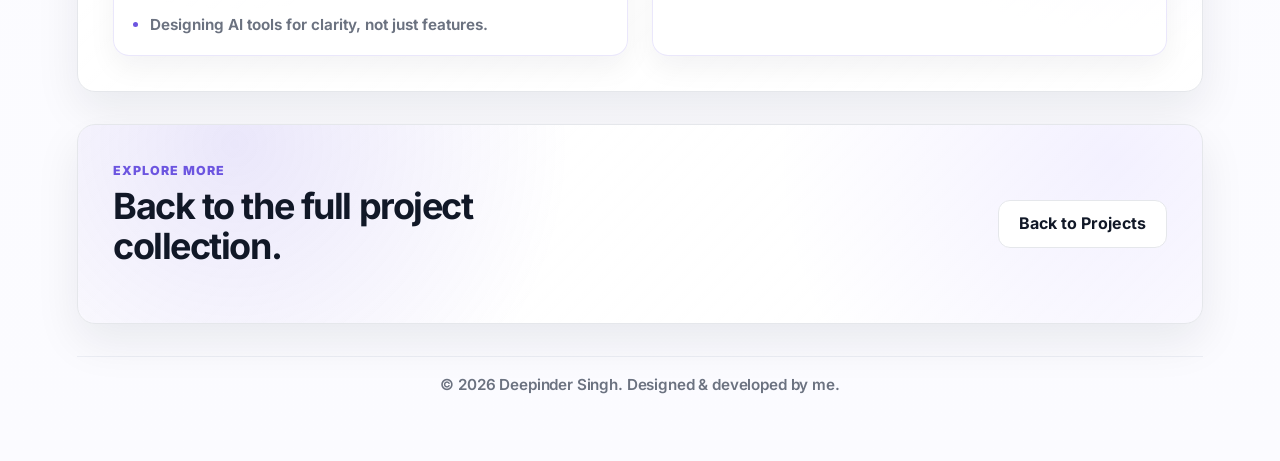
<file: projects/fairlens-case-study.html>
<!DOCTYPE html>
<html lang="en">

<head>
    <!-- Icons: Font Awesome Free 6.7.2 by @fontawesome - https://fontawesome.com, licensed CC BY 4.0 -->
    <meta charset="UTF-8">
    <meta name="viewport" content="width=device-width, initial-scale=1.0">
    <meta name="description"
        content="FairLens case study by Deepinder Singh: an AI-powered bias and fairness analysis MVP for datasets and model outputs.">
    <title>FairLens Case Study | Deepinder Singh</title>

    <link rel="icon" href="../assets/favicon.ico" type="image/x-icon">
    <link rel="preload" href="../assets/fonts/inter-latin-wght-normal.woff2" as="font" type="font/woff2" crossorigin>
    <link rel="stylesheet" href="../style.css">
    <script>
        (function () {
            try {
                var p = localStorage.getItem("portfolio-theme") || "system";
                var dark = p === "dark" || (p === "system" && matchMedia("(prefers-color-scheme: dark)").matches);
                document.documentElement.setAttribute("data-theme", dark ? "dark" : "light");
            } catch (e) { }
        })();
    </script>
    <script src="../script.js" defer></script>
</head>

<body>
    <div class="container case-study-shell">
        <nav class="navbar">
            <a href="../index.html" class="logo" id="logoLink" aria-label="DS. Deepinder Singh, back to portfolio homepage">DS.</a>

            <ul class="nav-items" id="navItems">
                <li><a href="../index.html#research">Research</a></li>
                <li><a href="../index.html#projects">Projects</a></li>
                <li><a href="../index.html#skills">Skills</a></li>
                <li><a href="../index.html#contact-sec">Contact</a></li>
                <li><a href="../assets/resume/Deepinder_Singh_resume.pdf" class="nav-cv" target="_blank"
                        rel="noopener noreferrer">CV</a></li>
            </ul>

            <div class="nav-actions">
                <div class="theme-selector" id="themeSelector" role="group" aria-label="Theme selector">
                    <button class="theme-btn theme-btn--light" id="themeBtnLight" type="button" aria-label="Light theme"
                        aria-pressed="false">
                        <svg class="icon icon-sun" viewBox="0 0 512 512" aria-hidden="true" focusable="false"><path d="M361.5 1.2c5 2.1 8.6 6.6 9.6 11.9L391 121l107.9 19.8c5.3 1 9.8 4.6 11.9 9.6s1.5 10.7-1.6 15.2L446.9 256l62.3 90.3c3.1 4.5 3.7 10.2 1.6 15.2s-6.6 8.6-11.9 9.6L391 391 371.1 498.9c-1 5.3-4.6 9.8-9.6 11.9s-10.7 1.5-15.2-1.6L256 446.9l-90.3 62.3c-4.5 3.1-10.2 3.7-15.2 1.6s-8.6-6.6-9.6-11.9L121 391 13.1 371.1c-5.3-1-9.8-4.6-11.9-9.6s-1.5-10.7 1.6-15.2L65.1 256 2.8 165.7c-3.1-4.5-3.7-10.2-1.6-15.2s6.6-8.6 11.9-9.6L121 121 140.9 13.1c1-5.3 4.6-9.8 9.6-11.9s10.7-1.5 15.2 1.6L256 65.1 346.3 2.8c4.5-3.1 10.2-3.7 15.2-1.6zM160 256a96 96 0 1 1 192 0 96 96 0 1 1 -192 0zm224 0a128 128 0 1 0 -256 0 128 128 0 1 0 256 0z"/></svg>
                    </button>
                    <button class="theme-btn theme-btn--dark" id="themeBtnDark" type="button" aria-label="Dark theme"
                        aria-pressed="false">
                        <svg class="icon icon-moon" viewBox="0 0 384 512" aria-hidden="true" focusable="false"><path d="M223.5 32C100 32 0 132.3 0 256S100 480 223.5 480c60.6 0 115.5-24.2 155.8-63.4c5-4.9 6.3-12.5 3.1-18.7s-10.1-9.7-17-8.5c-9.8 1.7-19.8 2.6-30.1 2.6c-96.9 0-175.5-78.8-175.5-176c0-65.8 36-123.1 89.3-153.3c6.1-3.5 9.2-10.5 7.7-17.3s-7.3-11.9-14.3-12.5c-6.3-.5-12.6-.8-19-.8z"/></svg>
                    </button>
                    <button class="theme-btn theme-btn--system" id="themeBtnSystem" type="button"
                        aria-label="System theme" aria-pressed="false">
                        <svg class="icon icon-display" viewBox="0 0 576 512" aria-hidden="true" focusable="false"><path d="M64 0C28.7 0 0 28.7 0 64L0 352c0 35.3 28.7 64 64 64l176 0-10.7 32L160 448c-17.7 0-32 14.3-32 32s14.3 32 32 32l256 0c17.7 0 32-14.3 32-32s-14.3-32-32-32l-69.3 0L336 416l176 0c35.3 0 64-28.7 64-64l0-288c0-35.3-28.7-64-64-64L64 0zM512 64l0 288L64 352 64 64l448 0z"/></svg>
                    </button>
                    <span class="theme-selector__thumb" aria-hidden="true"></span>
                </div>

                <button class="hamburger" id="hamburger" aria-label="Open menu" aria-expanded="false"
                    aria-controls="navItems">
                    <span></span>
                    <span></span>
                    <span></span>
                </button>
            </div>
        </nav>

        <main class="case-study">
            <a class="case-back-link" href="../index.html">← Back to Portfolio</a>

            <nav class="case-breadcrumb" aria-label="Breadcrumb">
                <a href="../index.html">Portfolio</a>
                <span>/</span>
                <a href="../index.html#projects">Projects</a>
                <span>/</span>
                <span>FairLens Case Study</span>
            </nav>

            <section class="case-hero">
                <div class="case-hero__content">
                    <p class="eyebrow">Case Study</p>
                    <h1>FairLens</h1>
                    <h2>AI-powered bias and fairness analysis tool</h2>
                    <p>
                        FairLens helps analyze datasets and model outputs for possible unfairness by comparing outcomes
                        across sensitive attributes and generating AI-assisted explanations.
                    </p>
                </div>

                <div class="case-meta-grid" aria-label="Project metadata">
                    <div class="case-meta-chip">
                        <span>Role</span>
                        <strong>Full-stack Developer</strong>
                    </div>
                    <div class="case-meta-chip">
                        <span>Stack</span>
                        <strong>FastAPI, Python, Next.js/React, Gemini API</strong>
                    </div>
                    <div class="case-meta-chip">
                        <span>Type</span>
                        <strong>AI / Fairness Analysis MVP</strong>
                    </div>
                    <div class="case-meta-chip">
                        <span>Status</span>
                        <strong>MVP / Prototype</strong>
                    </div>
                </div>
            </section>

            <section class="case-section case-section--split">
                <div>
                    <p class="case-section__label">Overview</p>
                    <h2>Making fairness analysis easier to inspect.</h2>
                </div>
                <div class="case-copy-grid">
                    <article class="case-info-card">
                        <h3>What it does</h3>
                        <p>FairLens lets users inspect datasets or model outputs for group-wise outcome differences.</p>
                    </article>
                    <article class="case-info-card">
                        <h3>Why it was built</h3>
                        <p>It was built as an MVP to make bias checks more approachable for small teams and learners.</p>
                    </article>
                    <article class="case-info-card">
                        <h3>Who it helps</h3>
                        <p>It is useful for students, developers, and early-stage teams exploring fairness in ML tools.</p>
                    </article>
                </div>
            </section>

            <section class="case-section">
                <p class="case-section__label">Problem</p>
                <h2>Bias can be hard to see until outcomes are compared clearly.</h2>
                <div class="case-text-card">
                    <p>ML systems can produce unfair outcomes when different groups receive different results.</p>
                    <p>Many beginners and small teams do not have an easy way to inspect bias in datasets or predictions.</p>
                    <p>FairLens was built as a simple MVP to make fairness analysis more understandable.</p>
                </div>
            </section>

            <section class="case-section">
                <p class="case-section__label">My Contribution</p>
                <h2>Full-stack work across analysis, validation, charts, and AI insights.</h2>
                <div class="case-feature-grid">
                    <article class="case-info-card">Backend fairness analysis flow</article>
                    <article class="case-info-card">Frontend form and validation logic</article>
                    <article class="case-info-card">Dataset/model mode handling</article>
                    <article class="case-info-card">Chart-based result visualization</article>
                    <article class="case-info-card">AI-generated insight integration</article>
                    <article class="case-info-card">Error handling and UX improvements</article>
                </div>
            </section>

            <section class="case-section">
                <p class="case-section__label">Key Features</p>
                <h2>Focused tools for beginner-friendly fairness inspection.</h2>
                <div class="case-feature-grid">
                    <article class="case-info-card">
                        <h3>Upload / demo dataset analysis</h3>
                        <p>Users can bring their own CSV or try the flow with a demo dataset.</p>
                    </article>
                    <article class="case-info-card">
                        <h3>Sensitive attribute selection</h3>
                        <p>The UI guides users to choose the group attribute used for comparison.</p>
                    </article>
                    <article class="case-info-card">
                        <h3>Target and prediction handling</h3>
                        <p>Target and optional prediction columns define the analysis mode.</p>
                    </article>
                    <article class="case-info-card">
                        <h3>Selection-rate metrics</h3>
                        <p>The backend computes group-wise rates to make outcome differences visible.</p>
                    </article>
                    <article class="case-info-card">
                        <h3>Bias visualization charts</h3>
                        <p>Charts turn the computed metrics into easier-to-scan comparisons.</p>
                    </article>
                    <article class="case-info-card">
                        <h3>AI-generated explanation</h3>
                        <p>Gemini-assisted summaries explain what the results may suggest.</p>
                    </article>
                    <article class="case-info-card">
                        <h3>Beginner-friendly results</h3>
                        <p>The output is written for clarity instead of assuming ML expertise.</p>
                    </article>
                </div>
            </section>

            <section class="case-section">
                <p class="case-section__label">Technical Approach</p>
                <h2>A clear flow from dataset choice to explainable results.</h2>
                <div class="case-step-list">
                    <article class="case-step"><span>1</span>User selects dataset or demo</article>
                    <article class="case-step"><span>2</span>User chooses target column and sensitive attribute</article>
                    <article class="case-step"><span>3</span>Optional prediction column determines dataset mode vs model mode</article>
                    <article class="case-step"><span>4</span>Backend computes group-wise selection rates and compares disparities across sensitive groups to highlight potential
                    bias.</article>
                    <article class="case-step"><span>5</span>Frontend renders charts and summaries</article>
                    <article class="case-step"><span>6</span>Gemini API generates structured insights</article>
                </div>
            </section>

            <section class="case-section case-architecture">
                <p class="case-section__label">System Architecture</p>
                <h2>A high-level overview of how FairLens processes datasets and generates explainable fairness insights.</h2>
                <p class="case-section__intro">
                    The architecture combines a Next.js frontend, FastAPI backend, fairness analysis engine, and Gemini-powered explanation pipeline.
                </p>
                <figure class="case-architecture__frame">
                    <img src="../assets/fairlens/fairlens-architecture.webp" width="1672" height="941" loading="lazy"
                        alt="FairLens system architecture diagram showing dataset processing, fairness analysis, and explainable insight generation.">
                </figure>
            </section>

            <section class="case-section">
                <p class="case-section__label">Challenges & Fixes</p>
                <h2>Small product decisions made the MVP clearer and more reliable.</h2>
                <div class="case-challenge-grid">
                    <article class="case-challenge-card">
                        <div>
                            <span>Challenge</span>
                            <p>Invalid column combinations</p>
                        </div>
                        <div>
                            <span>Fix</span>
                            <p>Added validation for target, sensitive, and prediction columns.</p>
                        </div>
                    </article>
                    <article class="case-challenge-card">
                        <div>
                            <span>Challenge</span>
                            <p>Prediction column confusion</p>
                        </div>
                        <div>
                            <span>Fix</span>
                            <p>Made prediction optional and handled dataset vs model mode clearly.</p>
                        </div>
                    </article>
                    <article class="case-challenge-card">
                        <div>
                            <span>Challenge</span>
                            <p>AI insight failures</p>
                        </div>
                        <div>
                            <span>Fix</span>
                            <p>Added fallback messages and improved timeout/model configuration.</p>
                        </div>
                    </article>
                    <article class="case-challenge-card">
                        <div>
                            <span>Challenge</span>
                            <p>Chart edge cases</p>
                        </div>
                        <div>
                            <span>Fix</span>
                            <p>Handled all-zero and single-group scenarios.</p>
                        </div>
                    </article>
                    <article class="case-challenge-card">
                        <div>
                            <span>Challenge</span>
                            <p>Deployment fetch issues</p>
                        </div>
                        <div>
                            <span>Fix</span>
                            <p>Documented frontend/backend integration limitations.</p>
                        </div>
                    </article>
                </div>
            </section>

            <section class="case-section case-section--two-column">
                <article class="case-info-card case-info-card--large">
                    <p class="case-section__label">What I Learned</p>
                    <h2>Designing AI tools for clarity, not just features.</h2>
                    <ul class="case-list">
                        <li>How fairness metrics can be made understandable through UI.</li>
                        <li>Importance of validation before analysis.</li>
                        <li>Difference between dataset-level and model-level bias analysis.</li>
                        <li>Handling unreliable AI responses gracefully.</li>
                        <li>Designing AI tools for clarity, not just features.</li>
                    </ul>
                </article>

                <article class="case-info-card case-info-card--large">
                    <p class="case-section__label">Future Improvements</p>
                    <h2>Where FairLens could grow next.</h2>
                    <ul class="case-list">
                        <li>Expand advanced fairness metrics</li>
                        <li>Make reports more actionable (not just downloadable)</li>
                        <li>Add model-to-model comparison</li>
                        <li>Improve real-time user guidance</li>
                        <li>Enhance chart explanations & insights</li>
                    </ul>

                </article>
            </section>

            <section class="case-final-cta">
                <div>
                    <p class="case-section__label">Explore More</p>
                    <h2>Back to the full project collection.</h2>
                </div>
                <a class="secondary-btn" href="../index.html#projects">Back to Projects</a>
            </section>
        </main>

        <footer class="site-footer" aria-label="Site footer">
            <p class="site-footer__text">© <span id="year"></span> Deepinder Singh. Designed &amp; developed by me.</p>
        </footer>
    </div>
</body>

</html>
</file>
<file: style.css>
@font-face {
    font-family: 'Inter';
    font-weight: 100 900;
    font-display: swap;
    src: url('assets/fonts/inter-latin-wght-normal.woff2') format('woff2');
}

:root {
    --primary: rgb(108, 85, 224);
    --primary-dark: rgb(84, 63, 190);
    /* Backgrounds behind white text; same in both themes so white stays readable */
    --button-bg: rgb(108, 85, 224);
    --button-bg-hover: rgb(84, 63, 190);
    --text: #111827;
    --muted: #6b7280;
    --soft-muted: #9ca3af;
    --surface: #ffffff;
    --surface-soft: #f6f4ff;
    --border: #e5e7eb;
    --shadow: 0 18px 45px rgba(17, 24, 39, 0.08);
    --radius: 18px;
    --theme-transition-duration: 300ms;
    --theme-transition-easing: cubic-bezier(0.22, 0.61, 0.36, 1);
}

[data-theme="dark"] {
    --primary: rgb(139, 116, 255);
    --primary-dark: rgb(122, 96, 238);
    --text: #f8fafc;
    --muted: #cbd5e1;
    --soft-muted: #94a3b8;
    --surface: #111827;
    --surface-soft: #1f2937;
    --border: rgba(148, 163, 184, 0.22);
    --shadow: 0 18px 45px rgba(0, 0, 0, 0.28);
}

* {
    margin: 0;
    padding: 0;
    box-sizing: border-box;
}

html {
    scroll-behavior: smooth;
    scroll-padding-top: 6rem;
    overflow-x: clip;
}

body {
    font-family: 'Inter', sans-serif;
    color: var(--text);
    background:
        radial-gradient(circle at top left, rgba(108, 85, 224, 0.12), transparent 28rem),
        linear-gradient(180deg, var(--page-start, #ffffff) 0%, var(--page-end, #fbfbff) 100%);
    line-height: 1.6;
    transition: background-color 0.25s ease, color 0.25s ease;
    position: relative;
    overflow-x: clip;
}

body.modal-open {
    overflow: hidden;
}

body::before {
    content: "";
    position: fixed;
    top: 0;
    left: 0;
    right: 0;
    bottom: 0;
    z-index: -1;
    pointer-events: none;
    background:
        radial-gradient(ellipse 800px 600px at 80% 20%, rgba(108, 85, 224, 0.08), transparent 40%),
        radial-gradient(ellipse 600px 500px at 20% 80%, rgba(139, 116, 255, 0.06), transparent 50%);
    opacity: 0.6;
}

[data-theme="dark"] body::before {
    opacity: 0.4;
}

:root {
    color-scheme: light;
    --page-start: #ffffff;
    --page-end: #fbfbff;
}

[data-theme="dark"] {
    color-scheme: dark;
    --page-start: #020617;
    --page-end: #0f172a;
}

a {
    color: inherit;
}

/* Inline SVG icons (replace the Font Awesome kit); sized like the font icons */
.icon {
    display: inline-block;
    flex-shrink: 0;
    height: 1em;
    width: auto;
    overflow: visible;
    fill: currentColor;
    vertical-align: -0.125em;
}

.icon-spin {
    animation: icon-spin 1s linear infinite;
}

@keyframes icon-spin {
    to {
        transform: rotate(360deg);
    }
}

.container {
    width: min(88%, 1200px);
    margin: 0 auto;
}

/* NAVBAR */
.navbar {
    position: sticky;
    top: 1rem;
    z-index: 1000;
    display: flex;
    justify-content: space-between;
    align-items: center;
    margin-top: 1.5rem;
    padding: 0.9rem 1.1rem;

    background: rgba(255, 255, 255, 0.28);
    backdrop-filter: blur(30px) saturate(170%);
    -webkit-backdrop-filter: blur(30px) saturate(170%);

    border: 1px solid rgba(255, 255, 255, 0.18);
    border-radius: 999px;

    box-shadow:
        0 16px 40px rgba(17, 24, 39, 0.10),
        inset 0 1px 0 rgba(255, 255, 255, 0.45);

    isolation: isolate;
    overflow: visible;
    transition: all 0.3s cubic-bezier(0.22, 1, 0.36, 1);
}

.navbar.scrolled {
    padding: 0.75rem 1rem;
    background: rgba(255, 255, 255, 0.42);
    box-shadow:
        0 18px 50px rgba(17, 24, 39, 0.14),
        inset 0 1px 0 rgba(255, 255, 255, 0.45);
    backdrop-filter: blur(34px) saturate(180%);
    -webkit-backdrop-filter: blur(34px) saturate(180%);
}

[data-theme="dark"] .navbar {
    background: rgba(15, 23, 42, 0.38);
    border-color: rgba(255, 255, 255, 0.10);
    box-shadow:
        0 16px 40px rgba(0, 0, 0, 0.24),
        inset 0 1px 0 rgba(255, 255, 255, 0.06);
}

[data-theme="dark"] .navbar.scrolled {
    background: rgba(15, 23, 42, 0.55);
    box-shadow:
        0 18px 50px rgba(0, 0, 0, 0.32),
        inset 0 1px 0 rgba(255, 255, 255, 0.06);
}

.navbar::before {
    content: "";
    position: absolute;
    inset: 0;
    z-index: -1;

    background:
        linear-gradient(120deg,
            rgba(255, 255, 255, 0.22),
            rgba(255, 255, 255, 0.06),
            rgba(108, 85, 224, 0.10));

    pointer-events: none;
    border-radius: inherit;
}

[data-theme="dark"] .navbar::before {
    background:
        linear-gradient(120deg,
            rgba(255, 255, 255, 0.08),
            rgba(255, 255, 255, 0.025),
            rgba(108, 85, 224, 0.12));
}

.navbar>* {
    position: relative;
    z-index: 1;
}

.navbar:hover {
    transform: translateY(-1px);
    box-shadow:
        0 16px 36px rgba(17, 24, 39, 0.10),
        inset 0 1px 0 rgba(255, 255, 255, 0.52);
}

[data-theme="dark"] .navbar:hover {
    box-shadow:
        0 16px 36px rgba(0, 0, 0, 0.28),
        inset 0 1px 0 rgba(255, 255, 255, 0.08);
}

.logo {
    font-weight: 800;
    font-size: 1.25rem;
    letter-spacing: 1px;
}

#logoLink {
    text-decoration: none;
    color: var(--text);
    display: inline-flex;
    align-items: center;
    transition: color 0.25s ease, transform 0.25s ease;
}

#logoLink:hover {
    color: var(--primary);
    transform: translateY(-2px);
}

.nav-items {
    list-style: none;
    display: flex;
    align-items: center;
    gap: 1.5rem;
}

.nav-items a {
    text-decoration: none;
    color: var(--text);
    font-weight: 700;
    padding: 8px 10px;
    position: relative;
    transition: color 0.3s ease;
}

.nav-items a::after {
    content: "";
    position: absolute;
    left: 10px;
    bottom: 2px;
    width: calc(100% - 20px);
    height: 2px;
    background: var(--primary);
    transform: scaleX(0);
    transform-origin: left center;
    transition: transform 0.3s ease;
    will-change: transform;
}

.nav-items a:hover {
    color: var(--primary);
}

.nav-items a:hover::after {
    transform: scaleX(1);
}

.nav-items a.nav-cv {
    padding: 0.3rem 0.85rem;
    color: var(--primary);
    border: 1px solid rgba(108, 85, 224, 0.3);
    border-radius: 999px;
}

.nav-items a.nav-cv::after {
    display: none;
}

.nav-items a.nav-cv:hover {
    background: rgba(108, 85, 224, 0.1);
}

/* THEME TOGGLE */
.nav-actions {
    display: flex;
    align-items: center;
    gap: 0.75rem;
}

.theme-selector {
    position: relative;
    display: inline-flex;
    align-items: center;
    justify-content: flex-start;
    width: 7rem;
    height: 2.6rem;
    padding: 0.25rem;
    border: 1px solid var(--border);
    border-radius: 999px;
    background: var(--surface-soft);
    color: var(--muted);
    cursor: pointer;
    box-shadow: inset 0 1px 0 rgba(255, 255, 255, 0.25), 0 8px 20px rgba(17, 24, 39, 0.06);
    transition:
        background-color var(--theme-transition-duration) var(--theme-transition-easing),
        border-color var(--theme-transition-duration) var(--theme-transition-easing),
        box-shadow var(--theme-transition-duration) var(--theme-transition-easing),
        transform 180ms ease;
    will-change: transform, box-shadow;
    isolation: isolate;
    overflow: hidden;
    gap: 0.2rem;
    --theme-selector-thumb-x: 0rem;
    --theme-selector-thumb-scale: 1;
}

.theme-selector::after {
    content: "";
    position: absolute;
    inset: -20%;
    border-radius: 999px;
    pointer-events: none;
    opacity: 0;
    transform: scale(0.5);
    transition: transform 360ms cubic-bezier(0.2, 0.9, 0.2, 1), opacity 360ms ease;
    background: radial-gradient(circle, rgba(255, 255, 255, 0.55) 0%, rgba(255, 255, 255, 0) 64%);
}

.theme-selector.is-rippling::after {
    opacity: 0.42;
    transform: scale(1.35);
}

.theme-selector:active,
.theme-selector.is-pressing {
    transform: scale(0.95);
}

.theme-selector:hover {
    border-color: rgba(108, 85, 224, 0.45);
}

.theme-btn {
    position: relative;
    display: inline-flex;
    align-items: center;
    justify-content: center;
    z-index: 2;
    width: 2rem;
    height: 2rem;
    border: 0;
    border-radius: 50%;
    background: transparent;
    color: var(--muted);
    cursor: pointer;
    font-size: 0.88rem;
    opacity: 0.55;
    transform: scale(0.88);
    transition:
        color var(--theme-transition-duration) var(--theme-transition-easing),
        transform 320ms cubic-bezier(0.22, 1, 0.36, 1),
        opacity 280ms ease;
    will-change: transform, opacity;
}

.theme-btn .icon {
    pointer-events: none;
}

.theme-btn.is-active {
    opacity: 1;
    transform: scale(1.08);
    color: var(--primary);
}

.theme-selector__thumb {
    position: absolute;
    z-index: 1;
    left: 0.25rem;
    width: 2rem;
    height: 2rem;
    border-radius: 50%;
    background: var(--surface);
    box-shadow: 0 6px 16px rgba(17, 24, 39, 0.18);
    transform: translateX(var(--theme-selector-thumb-x)) scale(var(--theme-selector-thumb-scale));
    transition:
        transform 360ms cubic-bezier(0.22, 1, 0.36, 1),
        background-color var(--theme-transition-duration) var(--theme-transition-easing),
        box-shadow var(--theme-transition-duration) var(--theme-transition-easing);
    will-change: transform;
}

.theme-selector.is-popping .theme-selector__thumb {
    --theme-selector-thumb-scale: 1.08;
}

[data-theme="light"] .theme-selector {
    box-shadow:
        inset 0 1px 0 rgba(255, 255, 255, 0.35),
        0 8px 20px rgba(17, 24, 39, 0.07),
        0 0 0 1px rgba(245, 158, 11, 0.16),
        0 0 14px rgba(245, 158, 11, 0.2);
}

[data-theme="dark"] .theme-selector {
    box-shadow:
        inset 0 1px 0 rgba(255, 255, 255, 0.07),
        0 8px 20px rgba(0, 0, 0, 0.24),
        0 0 0 1px rgba(56, 189, 248, 0.2),
        0 0 14px rgba(56, 189, 248, 0.25);
}

.theme-selector[data-theme-preference="light"] {
    --theme-selector-thumb-x: 0rem;
}

.theme-selector[data-theme-preference="dark"] {
    --theme-selector-thumb-x: 2.2rem;
}

.theme-selector[data-theme-preference="system"] {
    --theme-selector-thumb-x: 4.4rem;
}

.theme-selector .icon-display {
    transform: translateX(1px) translateY(1px);
}

html.theme-transition *,
html.theme-transition *::before,
html.theme-transition *::after {
    transition-property: background-color, color, border-color, box-shadow, fill, stroke;
    transition-duration: var(--theme-transition-duration);
    transition-timing-function: var(--theme-transition-easing);
}

[data-theme="dark"] .terminal-wrap {
    box-shadow:
        0 24px 60px rgba(0, 0, 0, 0.4),
        0 0 80px rgba(192, 132, 252, 0.08);
}

[data-theme="dark"] input:focus,
[data-theme="dark"] textarea:focus {
    background-color: #0f172a;
}

/* HAMBURGER */
.hamburger {
    display: none;
    flex-direction: column;
    gap: 5px;
    cursor: pointer;
    background: transparent;
    border: none;
    padding: 0.3rem;
}

.hamburger span {
    width: 25px;
    height: 3px;
    background: var(--text);
    border-radius: 5px;
    transition: 0.3s ease;
}

/* HERO */
.hero {
    min-height: calc(100vh - 7rem);
    display: grid;
    grid-template-columns: 1.1fr 0.9fr;
    align-items: center;
    gap: 3rem;
    padding: 5rem 0 4rem;
}

.eyebrow {
    display: inline-block;
    margin-bottom: 0.9rem;
    padding: 0.35rem 0.8rem;
    color: var(--primary);
    background: var(--surface-soft);
    border: 1px solid rgba(108, 85, 224, 0.16);
    border-radius: 999px;
    font-size: 0.9rem;
    font-weight: 700;
}

[data-theme="dark"] .eyebrow {
    color: #a78bfa;
}

.leftCol h1 {
    font-size: clamp(2.2rem, 6vw, 4.6rem);
    line-height: 1.08;
    letter-spacing: -0.05em;
}

.hero-tagline {
    margin-top: 0.9rem;
    max-width: 34rem;
    color: var(--muted);
    font-size: clamp(1.1rem, 1.7vw, 1.4rem);
    font-weight: 600;
    line-height: 1.45;
    overflow-wrap: anywhere;
}

.hero-focus {
    display: flex;
    flex-wrap: wrap;
    gap: 0.5rem;
    margin-top: 1.1rem;
    padding: 0;
    list-style: none;
}

.hero-focus li {
    padding: 0.3rem 0.75rem;
    color: var(--text);
    background: var(--surface);
    border: 1px solid var(--border);
    border-radius: 999px;
    font-size: 0.88rem;
    font-weight: 600;
}

.hero-now {
    margin-top: 0.4rem;
    color: var(--muted);
    font-size: 0.92rem;
    line-height: 1.5;
}

.hero-actions {
    display: flex;
    align-items: center;
    flex-wrap: wrap;
    gap: 1rem;
    margin-top: 1.6rem;
}

.hero-proof-line {
    margin: 0.7rem 0 0;
    color: var(--muted);
    font-size: 0.92rem;
    line-height: 1.5;
    overflow-wrap: anywhere;
}

.hero .eyebrow,
.hero-focus,
.hero-achievement-pill,
.hero-actions,
.hero-proof-line,
.hero-now {
    opacity: 0;
    transform: translateY(14px);
    animation: heroRevealUp 0.65s cubic-bezier(0.22, 1, 0.36, 1) forwards;
}

.hero .eyebrow {
    transform: translateX(-14px);
    animation-name: heroRevealLeft;
    animation-delay: 0s;
}

.hero-focus {
    animation-delay: 0.1s;
}

.hero-achievement-pill {
    animation-delay: 0.15s;
}

.hero-actions {
    animation-delay: 0.2s;
}

.hero-proof-line {
    animation-delay: 0.25s;
}

.hero-now {
    animation-delay: 0.3s;
}

.rightCol {
    display: flex;
    justify-content: center;
}

.terminal-wrap {
    width: 100%;
    max-width: 28rem;
    flex-shrink: 0;
}

.terminal-svg {
    display: block;
    width: 100%;
    height: auto;
    aspect-ratio: 440 / 320;
    border-radius: 12px;
    box-shadow:
        0 24px 60px rgba(17, 24, 39, 0.18),
        0 0 0 1px rgba(108, 85, 224, 0.1);
    transition: transform 0.4s cubic-bezier(0.22, 1, 0.36, 1), box-shadow 0.4s ease;
}

.terminal-svg:hover {
    transform: translateY(-4px);
    box-shadow:
        0 32px 70px rgba(17, 24, 39, 0.22),
        0 0 0 1px rgba(192, 132, 252, 0.2),
        0 0 40px rgba(192, 132, 252, 0.06);
}

/* HERO PAPER PILL */
.hero-achievement-pill {
    display: inline-flex;
    align-items: center;
    gap: 0.55rem;
    width: fit-content;
    margin-top: 1rem;
    padding: 0.48rem 0.85rem;
    color: var(--primary);
    background: rgba(108, 85, 224, 0.10);
    border: 1px solid rgba(108, 85, 224, 0.18);
    border-radius: 999px;
    text-decoration: none;
    font-size: 0.92rem;
    font-weight: 800;
    box-shadow: 0 12px 24px rgba(108, 85, 224, 0.08);
    transition: transform 0.3s cubic-bezier(0.22, 1, 0.36, 1), border-color 0.3s ease, box-shadow 0.3s ease;
}

.hero-achievement-pill:hover {
    transform: translateY(-2px);
    border-color: rgba(108, 85, 224, 0.36);
    box-shadow: 0 16px 32px rgba(108, 85, 224, 0.14);
}

[data-theme="dark"] .hero-achievement-pill {
    background: rgba(139, 116, 255, 0.12);
    border-color: rgba(139, 116, 255, 0.22);
}

/* BUTTONS */
.buttons,
.secondary-btn {
    display: inline-flex;
    align-items: center;
    justify-content: center;
    gap: 0.6rem;
    min-height: 3rem;
    padding: 0 1.25rem;
    border-radius: 12px;
    text-decoration: none;
    font-weight: 700;
    transition: 0.3s ease;
    position: relative;
}

.buttons {
    background: var(--button-bg);
    color: white;
    box-shadow: 0 12px 25px rgba(108, 85, 224, 0.25);
    border: 1px solid transparent;
}

.buttons:hover {
    background: var(--button-bg-hover);
    transform: translateY(-3px);
    box-shadow: 0 16px 32px rgba(108, 85, 224, 0.32);
}

.buttons:active {
    transform: translateY(0) scale(0.98);
    box-shadow: 0 8px 16px rgba(108, 85, 224, 0.2);
}

.buttons:focus-visible {
    outline: 2px solid var(--primary);
    outline-offset: 2px;
}

.secondary-btn {
    color: var(--text);
    background: var(--surface);
    border: 1px solid var(--border);
}

.secondary-btn:hover {
    color: var(--primary);
    border-color: rgba(108, 85, 224, 0.35);
    transform: translateY(-3px);
    box-shadow: 0 12px 24px rgba(108, 85, 224, 0.12);
}

.secondary-btn:active {
    transform: translateY(0) scale(0.98);
}

.secondary-btn:focus-visible {
    outline: 2px solid var(--primary);
    outline-offset: 2px;
}

/* GENERAL SECTIONS */
.section-block {
    margin: 6rem auto;
}

.section-heading {
    text-align: center;
    margin-bottom: 3rem;
}

/* MOBILE: remove decorative navbar pseudo-element that creates a rectangular background */
@media (max-width: 640px) {
    .navbar::before {
        display: none;
    }
}

.section-heading h2 {
    font-size: clamp(2rem, 4vw, 2.7rem);
    letter-spacing: -0.04em;
}

.section-subtitle {
    color: var(--muted);
    font-weight: 500;
}

/* RESEARCH */
.research-layout {
    max-width: 900px;
    margin-inline: auto;
}

.research-intro {
    padding: 1.6rem 1.8rem;
    background: var(--surface);
    border: 1px solid var(--border);
    border-radius: var(--radius);
    box-shadow: 0 10px 30px rgba(17, 24, 39, 0.04);
}

.research-intro p {
    color: var(--muted);
    font-size: 1.05rem;
    line-height: 1.7;
}

.research-intro .research-role {
    display: flex;
    flex-wrap: wrap;
    gap: 0.25rem 0.75rem;
    margin-top: 1rem;
    padding-top: 1rem;
    border-top: 1px solid var(--border);
    font-size: 0.95rem;
}

.research-role strong {
    color: var(--text);
}

.research-subheading {
    margin: 2.4rem 0 1rem;
    font-size: 1.15rem;
    font-weight: 800;
}

.paper-list,
.ongoing-list {
    display: grid;
    gap: 1.2rem;
}

.paper-card,
.ongoing-card {
    padding: 1.5rem;
    background: var(--surface);
    border: 1px solid var(--border);
    border-radius: 16px;
    box-shadow: 0 10px 25px rgba(17, 24, 39, 0.04);
    transition: border-color 0.3s ease, box-shadow 0.3s ease;
}

.paper-card:hover,
.ongoing-card:hover {
    border-color: rgba(108, 85, 224, 0.35);
    box-shadow: 0 16px 40px rgba(108, 85, 224, 0.12);
}

.paper-card:target {
    border-color: var(--primary);
}

.paper-status {
    display: inline-block;
    margin-bottom: 0.75rem;
    padding: 0.25rem 0.7rem;
    color: var(--primary);
    background: rgba(108, 85, 224, 0.12);
    border: 1px solid rgba(108, 85, 224, 0.2);
    border-radius: 999px;
    font-size: 0.78rem;
    font-weight: 700;
}

[data-theme="light"] .paper-status {
    color: var(--primary-dark);
}

[data-theme="dark"] .paper-status {
    color: #a78bfa;
    background: rgba(139, 116, 255, 0.14);
    border-color: rgba(139, 116, 255, 0.24);
}

.paper-title {
    font-size: 1.12rem;
    line-height: 1.4;
}

.paper-authors,
.paper-venue {
    margin-top: 0.5rem;
    color: var(--muted);
    font-size: 0.92rem;
}

.paper-authors strong {
    color: var(--text);
}

.paper-venue {
    margin-top: 0.2rem;
    font-style: italic;
}

.paper-summary,
.ongoing-card p {
    margin-top: 0.75rem;
    color: var(--muted);
    font-size: 0.95rem;
    line-height: 1.6;
}

.paper-note {
    margin-top: 0.6rem;
    color: var(--muted);
    font-size: 0.82rem;
}

.ongoing-card h4 {
    font-size: 1.02rem;
}

@media (min-width: 768px) {
    .ongoing-list {
        grid-template-columns: repeat(2, minmax(0, 1fr));
    }
}

@media (max-width: 768px) {
    .research-intro,
    .paper-card,
    .ongoing-card {
        padding: 1.25rem;
        text-align: left;
    }
}

/* SKILLS */
.skill-groups {
    display: grid;
    gap: 1.2rem;
    max-width: 1000px;
    margin: 0 auto;
}

@media (min-width: 768px) {
    .skill-groups {
        grid-template-columns: repeat(2, minmax(0, 1fr));
    }
}

@media (min-width: 1024px) {
    .skill-groups {
        grid-template-columns: repeat(3, minmax(0, 1fr));
    }
}

.skill-group {
    display: flex;
    flex-direction: column;
    gap: 0.85rem;
    padding: 1.3rem 1.4rem;
    background: var(--surface);
    border: 1px solid var(--border);
    border-radius: 16px;
    box-shadow: 0 10px 25px rgba(17, 24, 39, 0.04);
    transition: border-color 0.3s ease, box-shadow 0.3s ease;
}

.skill-group:hover {
    border-color: rgba(108, 85, 224, 0.35);
    box-shadow: 0 16px 40px rgba(108, 85, 224, 0.12);
}

.skill-group h3 {
    font-size: 1rem;
    font-weight: 800;
}

.skill-chips {
    display: flex;
    flex-wrap: wrap;
    gap: 0.45rem;
    padding: 0;
    list-style: none;
}

.skill-chips li {
    padding: 0.32rem 0.7rem;
    color: var(--primary);
    background: rgba(108, 85, 224, 0.1);
    border-radius: 8px;
    font-size: 0.85rem;
    font-weight: 600;
}

[data-theme="dark"] .skill-chips li {
    color: #a78bfa;
    background: rgba(139, 116, 255, 0.12);
}

.skill-where {
    margin-top: auto;
    color: var(--muted);
    font-size: 0.82rem;
}

/* HONOURS */
.honours-list {
    max-width: 900px;
    margin: 0 auto;
    padding: 0;
    list-style: none;
    background: var(--surface);
    border: 1px solid var(--border);
    border-radius: 16px;
    box-shadow: 0 10px 25px rgba(17, 24, 39, 0.04);
}

.honour-item {
    display: flex;
    align-items: center;
    justify-content: space-between;
    gap: 0.6rem 1.5rem;
    padding: 1.1rem 1.4rem;
}

.honour-item+.honour-item {
    border-top: 1px solid var(--border);
}

.honour-title {
    font-weight: 700;
}

.honour-detail {
    color: var(--muted);
    font-size: 0.9rem;
}

.honour-item a {
    display: inline-flex;
    align-items: center;
    gap: 0.4rem;
    padding: 0.4rem 0;
    flex-shrink: 0;
    color: var(--primary);
    font-size: 0.9rem;
    font-weight: 700;
    text-decoration: none;
}

.honour-item a:hover {
    text-decoration: underline;
}

.honour-item a .icon {
    font-size: 0.75rem;
}

@media (max-width: 640px) {
    .honour-item {
        flex-direction: column;
        align-items: flex-start;
        text-align: left;
    }
}

#contact-sec {
    margin-bottom: 4rem;
}

.contact-layout {
    display: grid;
    grid-template-columns: 0.9fr 1.1fr;
    gap: 2rem;
    align-items: start;
}

.social-details {
    display: grid;
    gap: 1rem;
}

.social-card {
    display: flex;
    align-items: center;
    gap: 1rem;
    padding: 1rem;
    color: var(--text);
    text-decoration: none;
    background: var(--surface);
    border: 1px solid var(--border);
    border-radius: 16px;
    box-shadow: 0 10px 25px rgba(17, 24, 39, 0.04);
    transition: transform 0.3s cubic-bezier(0.22, 1, 0.36, 1), border-color 0.3s ease, box-shadow 0.3s ease, color 0.3s ease;
    font-weight: 700;
    position: relative;
    overflow: hidden;
}

.social-card::before {
    content: "";
    position: absolute;
    inset: -1px;
    border-radius: 16px;
    padding: 1px;
    background: linear-gradient(135deg, rgba(108, 85, 224, 0.2), rgba(108, 85, 224, 0.05));
    -webkit-mask: linear-gradient(#fff 0 0) content-box, linear-gradient(#fff 0 0);
    mask: linear-gradient(#fff 0 0) content-box, linear-gradient(#fff 0 0);
    -webkit-mask-composite: xor;
    mask-composite: exclude;
    opacity: 0;
    transition: opacity 0.3s ease;
    pointer-events: none;
}

.social-card:hover::before {
    opacity: 1;
}

.social-card:hover {
    color: var(--primary);
    transform: translateY(-4px);
    border-color: rgba(108, 85, 224, 0.35);
    box-shadow: 0 14px 32px rgba(108, 85, 224, 0.12);
}

.social-card:focus-visible {
    outline: 2px solid var(--primary);
    outline-offset: 2px;
}

.social-icons {
    width: 2rem;
    font-size: 2rem;
    flex: 0 0 auto;
    transition: transform 0.3s cubic-bezier(0.22, 1, 0.36, 1);
}

.social-card:hover .social-icons {
    transform: translateY(-2px);
}

.leetcode-icon {
    width: 2rem;
    height: 2rem;
    fill: currentColor;
}

.contact-form {
    display: grid;
    grid-template-columns: 1fr 1fr;
    gap: 1rem;
    padding: 1.25rem;
    background: var(--surface);
    border: 1px solid var(--border);
    border-radius: var(--radius);
    box-shadow: var(--shadow);
}

.form-field {
    display: flex;
    flex-direction: column;
    gap: 0.4rem;
    text-align: left;
}

.form-field--full {
    grid-column: span 2;
}

.form-field label {
    color: var(--text);
    font-size: 0.9rem;
    font-weight: 700;
}

input,
textarea {
    width: 100%;
    padding: 0.9rem 1rem;
    font-size: 1rem;
    border: 1px solid transparent;
    border-radius: 12px;
    outline: none;
    background-color: var(--surface-soft);
    transition: border-color 0.3s cubic-bezier(0.22, 1, 0.36, 1),
        box-shadow 0.3s cubic-bezier(0.22, 1, 0.36, 1),
        background-color 0.3s cubic-bezier(0.22, 1, 0.36, 1);
    font-family: inherit;
    color: var(--text);
}

textarea {
    resize: vertical;
    min-height: 140px;
    max-height: 340px;
    overflow-y: auto;
    scrollbar-width: thin;
}

input:focus,
textarea:focus {
    border-color: var(--primary);
    box-shadow: 0 0 0 4px rgba(108, 85, 224, 0.15);
    background-color: white;
}

input:focus-visible,
textarea:focus-visible {
    outline: none;
    border-color: var(--primary);
}

.send-btn {
    justify-self: start;
    display: inline-flex;
    align-items: center;
    justify-content: center;
    gap: 0.6rem;
    background-color: var(--button-bg);
    color: white;
    padding: 0.9rem 1.5rem;
    font-size: 1rem;
    font-weight: 700;
    border: none;
    border-radius: 12px;
    cursor: pointer;
    transition: all 0.3s cubic-bezier(0.22, 1, 0.36, 1);
    box-shadow: 0 12px 25px rgba(108, 85, 224, 0.22);
}

.send-btn:hover {
    background-color: var(--button-bg-hover);
    transform: translateY(-3px);
    box-shadow: 0 16px 32px rgba(108, 85, 224, 0.28);
}

.send-btn:active {
    transform: translateY(0) scale(0.98);
    box-shadow: 0 8px 16px rgba(108, 85, 224, 0.18);
}

.send-btn:focus-visible {
    outline: 2px solid var(--primary);
    outline-offset: 2px;
}

.send-btn:disabled {
    cursor: not-allowed;
    opacity: 0.82;
    transform: none;
    box-shadow: 0 10px 20px rgba(108, 85, 224, 0.16);
}

.send-btn:disabled:hover {
    transform: none;
    background-color: var(--button-bg);
}

.contact-status-card {
    grid-column: 2;
    width: 100%;
    display: flex;
    align-items: flex-start;
    gap: 0.8rem;
    padding: 0.85rem 0.95rem;
    border: 1px solid rgba(255, 255, 255, 0.22);
    border-radius: 18px;
    background: rgba(255, 255, 255, 0.42);
    backdrop-filter: blur(22px) saturate(170%);
    -webkit-backdrop-filter: blur(22px) saturate(170%);
    box-shadow: var(--shadow);
    overflow: hidden;
    opacity: 0;
    transform: translateY(10px);
    transition: opacity 240ms ease-out, transform 240ms ease-out;
    margin-top: 1rem;
    text-align: left;
}

.send-btn .btn-icon {
    display: inline-block;
    vertical-align: middle;
}

.send-btn .btn-icon--left {
    margin-right: 0.6rem;
}

.send-btn .btn-icon--right {
    margin-left: 0.6rem;
}

.contact-status-card.is-visible {
    opacity: 1;
    transform: translateY(0);
}

.contact-status-card.is-hiding {
    opacity: 0;
    transform: translateY(10px);
}

.contact-status-card[data-state="success"] {
    border-color: rgba(34, 197, 94, 0.26);
}

.contact-status-card[data-state="error"] {
    border-color: rgba(239, 68, 68, 0.26);
}

.contact-status-card[data-state="loading"] {
    border-color: rgba(108, 85, 224, 0.26);
}

.contact-status-card__icon {
    display: grid;
    place-items: center;
    width: 2.15rem;
    height: 2.15rem;
    flex: 0 0 auto;
    border-radius: 999px;
    background: rgba(108, 85, 224, 0.12);
    color: var(--primary);
    box-shadow: inset 0 1px 0 rgba(255, 255, 255, 0.45);
}

.contact-status-card[data-state="success"] .contact-status-card__icon {
    background: rgba(34, 197, 94, 0.12);
    color: rgb(22, 163, 74);
}

.contact-status-card[data-state="error"] .contact-status-card__icon {
    background: rgba(239, 68, 68, 0.12);
    color: rgb(220, 38, 38);
}

.contact-status-card__content {
    min-width: 0;
}

.contact-status-card__eyebrow {
    font-size: 0.72rem;
    font-weight: 800;
    letter-spacing: 0.08em;
    text-transform: uppercase;
    color: var(--primary);
    margin-bottom: 0.15rem;
    min-height: 1em;
}

.contact-status-card__title {
    font-size: 0.98rem;
    font-weight: 700;
    line-height: 1.25;
    color: var(--text);
    margin-bottom: 0.15rem;
    min-height: 1.25em;
}

.contact-status-card__text {
    color: var(--muted);
    font-size: 0.92rem;
    min-height: 1.25em;
}

.contact-status-card[data-state="success"] .contact-status-card__eyebrow {
    color: rgb(22, 163, 74);
}

.contact-status-card[data-state="error"] .contact-status-card__eyebrow {
    color: rgb(220, 38, 38);
}

[data-theme="dark"] .contact-status-card {
    background: rgba(15, 23, 42, 0.62);
    border-color: rgba(148, 163, 184, 0.16);
    box-shadow: 0 18px 40px rgba(0, 0, 0, 0.24);
}

[data-theme="dark"] .contact-status-card__icon {
    box-shadow: inset 0 1px 0 rgba(255, 255, 255, 0.08);
}

/* 404 PAGE */
.not-found {
    min-height: 100vh;
    display: flex;
    flex-direction: column;
    align-items: center;
    justify-content: center;
    gap: 1rem;
    text-align: center;
}

.not-found h1 {
    font-size: clamp(2rem, 6vw, 3.4rem);
    letter-spacing: -0.04em;
    line-height: 1.1;
}

.not-found__text {
    color: var(--muted);
    font-size: 1.05rem;
}

.not-found .eyebrow {
    margin-bottom: 0;
}

/* FOOTER */
.site-footer {
    margin: 2rem 0 3rem;
    padding: 1rem 1.25rem;
    text-align: center;
    color: var(--muted);
    border-top: 1px solid rgba(148, 163, 184, 0.14);
}

.site-footer__text {
    font-size: 0.95rem;
    font-weight: 600;
    letter-spacing: -0.01em;
}

/* ================= ANIMATIONS ================= */

/* SCROLL REVEAL ANIMATIONS (use animation to avoid interfering with hover transitions) */
.reveal {
    opacity: 0;
    transform: translateY(24px);
    will-change: opacity, transform;
}

@keyframes revealUp {
    to {
        opacity: 1;
        transform: translateY(0);
    }
}

.reveal.is-visible {
    animation: revealUp 600ms cubic-bezier(0.22, 1, 0.36, 1) forwards;
    animation-delay: var(--reveal-delay, 0ms);
}

/* Staggered delays exposed via CSS variable so hover/transform transitions remain independent */
.reveal.stagger-1 {
    --reveal-delay: 0ms;
}

.reveal.stagger-2 {
    --reveal-delay: 80ms;
}

.reveal.stagger-3 {
    --reveal-delay: 160ms;
}

.reveal.stagger-4 {
    --reveal-delay: 240ms;
}

.reveal.stagger-5 {
    --reveal-delay: 320ms;
}

.slideFromLeft {
    opacity: 0;
    transform: translateY(18px);
    animation: heroRevealUp 0.7s cubic-bezier(0.22, 1, 0.36, 1) forwards;
    animation-delay: 0.05s;
}

.slideFromRight {
    opacity: 0;
    transform: translateX(60px);
    animation: slideInFromRight 0.75s cubic-bezier(0.22, 1, 0.36, 1) forwards;
    animation-delay: 0.1s;
}

@keyframes heroRevealUp {
    to {
        opacity: 1;
        transform: translateY(0);
    }
}

@keyframes heroRevealLeft {
    to {
        opacity: 1;
        transform: translateX(0);
    }
}

@keyframes slideInFromLeft {
    to {
        opacity: 1;
        transform: translateX(0);
    }
}

@keyframes slideInFromRight {
    to {
        opacity: 1;
        transform: translateX(0);
    }
}

@media (prefers-reduced-motion: reduce) {

    *,
    *::before,
    *::after {
        scroll-behavior: auto !important;
        animation-duration: 0.01ms !important;
        animation-iteration-count: 1 !important;
        transition-duration: 0.01ms !important;
    }

    .hero .eyebrow,
    .hero .slideFromLeft,
    .hero .slideFromRight,
    .hero-focus,
    .hero-achievement-pill,
    .hero-actions,
    .hero-proof-line,
    .hero-now {
        opacity: 1 !important;
        transform: none !important;
        animation: none !important;
    }

    .theme-selector,
    .theme-selector::after,
    .theme-btn,
    .theme-selector__thumb {
        transition: none !important;
    }

    /* Disable scroll reveal animations but keep content visible */
    .reveal,
    .reveal.is-visible {
        opacity: 1 !important;
        transform: none !important;
        transition: none !important;
    }

    /* Disable hover animations */
    .buttons:hover,
    .secondary-btn:hover,
    .social-card:hover,
    .social-card:hover .social-icons,
    .project-card:hover {
        transform: none !important;
    }

    /* Disable stagger delays (use variable) */
    .reveal.stagger-1,
    .reveal.stagger-2,
    .reveal.stagger-3,
    .reveal.stagger-4,
    .reveal.stagger-5 {
        --reveal-delay: 0 !important;
    }
}

/* ================= TABLET ================= */
@media (max-width: 1024px) {
    .container {
        width: min(92%, 1200px);
    }

    .navbar {
        top: 0.7rem;
        margin-top: 0.8rem;
        padding: 0.75rem 0.9rem;
        backdrop-filter: blur(24px) saturate(155%);
        -webkit-backdrop-filter: blur(24px) saturate(155%);
        overflow: visible;
    }

    .nav-items {
        position: fixed;
        top: 0;
        right: -100%;
        height: 100vh;
        width: min(78%, 320px);
        background: var(--surface);
        flex-direction: column;
        justify-content: center;
        align-items: center;
        transition: right 0.36s cubic-bezier(.2, .9, .2, 1), visibility 0.36s ease;
        will-change: right;
        box-shadow: -10px 0 30px rgba(0, 0, 0, 0.1);
        z-index: 1003;
        padding-top: 4.5rem;
        visibility: hidden;
    }

    .nav-items.active {
        right: 0 !important;
        visibility: visible;
    }

    .nav-actions {
        z-index: 1004;
        /* lifts the button group, and its X, above the open panel */
    }

    .hamburger {
        display: flex;
        z-index: 1004;
        width: 44px;
        height: 44px;
        align-items: center;
        justify-content: center;
        padding: 0.35rem;
        border-radius: 8px;
    }

    .hamburger.active span:nth-child(1) {
        transform: rotate(45deg) translate(5px, 5px);
    }

    .hamburger.active span:nth-child(2) {
        opacity: 0;
    }

    .hamburger.active span:nth-child(3) {
        transform: rotate(-45deg) translate(6px, -6px);
    }
}

/* ================= MOBILE ================= */
@media (max-width: 768px) {

    /* Fix slide animation on mobile */
    .hero .slideFromLeft {
        transform: translateY(18px);
    }

    .hero .slideFromRight {
        transform: translateX(30px);
        animation-delay: 0.1s;
    }

    .hero {
        min-height: auto;
        grid-template-columns: 1fr;
        text-align: center;
        padding-top: 4rem;
        gap: 2.5rem;
    }

    .hero-focus {
        justify-content: center;
    }

    .hero-tagline {
        margin-inline: auto;
    }

    .hero-actions {
        justify-content: center;
    }

    .leftCol {
        order: 1;
    }

    .rightCol {
        order: 2;
    }

    .contact-layout {
        grid-template-columns: 1fr;
        text-align: center;
    }

    .contact-form {
        grid-template-columns: 1fr;
    }

    .contact-status-card {
        grid-column: 1 / -1;
        width: 100%;
    }

    .form-field--full {
        grid-column: span 1;
    }

    .send-btn {
        width: 100%;
    }
}

/* PROJECTS SECTION */
.projects-grid {
    display: grid;
    grid-template-columns: 1fr;
    align-items: stretch;
    gap: 2rem;
    margin-top: 2rem;
}

@media (min-width: 768px) {
    .projects-grid {
        grid-template-columns: repeat(2, minmax(0, 1fr));
    }
}

.project-card {
    background: var(--surface);
    border: 1px solid var(--border);
    border-radius: 16px;
    padding: 1.5rem;
    display: flex;
    flex-direction: column;
    height: 100%;
    gap: 1rem;
    height: 100%;
    transition: transform 260ms cubic-bezier(0.22, 1, 0.36, 1),
        box-shadow 260ms ease,
        border-color 260ms ease,
        opacity 200ms ease;
    box-shadow: 0 10px 25px rgba(17, 24, 39, 0.04);
    position: relative;
    overflow: hidden;
    will-change: transform, box-shadow;
}

.project-card.reveal {
    opacity: 0;
    transform: none;
}

.project-card.reveal.is-visible {
    animation: projectCardFadeIn 600ms cubic-bezier(0.22, 1, 0.36, 1) forwards;
    animation-delay: var(--reveal-delay, 0ms);
}

@keyframes projectCardFadeIn {
    from {
        opacity: 0;
    }

    to {
        opacity: 1;
    }
}

.project-card::before {
    content: "";
    position: absolute;
    inset: -1px;
    border-radius: 16px;
    padding: 1px;
    background: linear-gradient(135deg, rgba(108, 85, 224, 0.3), rgba(108, 85, 224, 0.05));
    -webkit-mask: linear-gradient(#fff 0 0) content-box, linear-gradient(#fff 0 0);
    mask: linear-gradient(#fff 0 0) content-box, linear-gradient(#fff 0 0);
    -webkit-mask-composite: xor;
    mask-composite: exclude;
    opacity: 0;
    transition: opacity 0.3s ease;
    pointer-events: none;
}

.project-card:hover::before {
    opacity: 1;
}

[data-theme="dark"] .project-card {
    box-shadow: 0 10px 25px rgba(0, 0, 0, 0.12);
}

.project-card:hover {
    transform: translateY(-6px);
    border-color: rgba(108, 85, 224, 0.35);
    box-shadow: 0 16px 40px rgba(108, 85, 224, 0.15);
}

/* Ensure hover transform overrides reveal animation post-fill */
.project-card.reveal.is-visible:hover {
    /* Hover lift should animate independently from the reveal fade. */
    transform: translateY(-6px);
}

[data-theme="dark"] .project-card:hover {
    box-shadow: 0 16px 40px rgba(139, 116, 255, 0.15);
}

.project-card[data-featured-level] {
    border-color: rgba(108, 85, 224, 0.28);
}

.project-card[data-featured-level]::before {
    opacity: 0.38;
}

.project-card[data-featured-level="primary"] {
    box-shadow: 0 18px 42px rgba(108, 85, 224, 0.13);
}

.project-card[data-featured-level="secondary"] {
    box-shadow: 0 14px 32px rgba(108, 85, 224, 0.09);
}

.project-card[data-featured-level="primary"]:hover {
    transform: translateY(-8px);
    border-color: rgba(108, 85, 224, 0.45);
    box-shadow: 0 22px 52px rgba(108, 85, 224, 0.18);
}

.project-card[data-featured-level="secondary"]:hover {
    transform: translateY(-7px);
    border-color: rgba(108, 85, 224, 0.4);
    box-shadow: 0 18px 44px rgba(108, 85, 224, 0.16);
}

[data-theme="dark"] .project-card[data-featured-level="primary"] {
    box-shadow: 0 18px 42px rgba(139, 116, 255, 0.13);
}

[data-theme="dark"] .project-card[data-featured-level="secondary"] {
    box-shadow: 0 14px 32px rgba(139, 116, 255, 0.1);
}

[data-theme="dark"] .project-card[data-featured-level="primary"]:hover {
    box-shadow: 0 22px 52px rgba(139, 116, 255, 0.18);
}

[data-theme="dark"] .project-card[data-featured-level="secondary"]:hover {
    box-shadow: 0 18px 44px rgba(139, 116, 255, 0.17);
}

.project-meta {
    margin: -0.5rem 0 0;
    color: var(--muted);
    font-size: 0.85rem;
    font-weight: 600;
}

.project-note {
    margin: 0;
    color: var(--muted);
    font-size: 0.82rem;
    font-style: italic;
}

.projects-more {
    margin-top: 1.8rem;
    text-align: center;
}

.projects-more a {
    color: var(--primary);
    font-weight: 700;
    text-decoration: none;
}

.projects-more a:hover {
    text-decoration: underline;
}

.project-header {
    display: flex;
    justify-content: space-between;
    align-items: flex-start;
    gap: 1rem;
}

.project-card[data-project-id="pixel-sankalp"] .project-header {
    display: block;
    min-height: 0;
    padding-right: 0;
}

.project-title {
    font-size: 1.25rem;
    font-weight: 600;
    margin: 0;
    flex: 1;
}

.project-card[data-project-id="pixel-sankalp"] .project-title span {
    display: block;
}

.project-description {
    color: var(--muted);
    font-size: 0.95rem;
    line-height: 1.6;
    margin: 0;
}

.project-techs {
    display: flex;
    flex-wrap: wrap;
    gap: 0.5rem;
    margin: 0.5rem 0;
}

.tech-tag {
    background: rgba(108, 85, 224, 0.12);
    color: var(--primary);
    padding: 0.375rem 0.75rem;
    border-radius: 8px;
    font-size: 0.825rem;
    font-weight: 500;
    display: inline-block;
}

[data-theme="dark"] .tech-tag {
    background: rgba(139, 116, 255, 0.12);
}

.project-footer {
    display: flex;
    justify-content: space-between;
    align-items: center;
    margin-top: auto;
    padding-top: 1rem;
    border-top: 1px solid var(--border);
}

.project-footer__detail {
    min-height: 2.25rem;
    display: flex;
    align-items: center;
    flex-wrap: wrap;
    gap: 0.65rem;
}

.project-details-btn {
    border: 1px solid rgba(108, 85, 224, 0.22);
    border-radius: 999px;
    background: rgba(108, 85, 224, 0.08);
    color: var(--primary);
    cursor: pointer;
    font: inherit;
    font-size: 0.86rem;
    font-weight: 650;
    line-height: 1;
    padding: 0.62rem 0.9rem;
    transition: transform 0.25s cubic-bezier(0.22, 1, 0.36, 1), background-color 0.25s ease, border-color 0.25s ease;
    white-space: nowrap;
}

.project-details-btn:hover {
    background: rgba(108, 85, 224, 0.14);
    border-color: rgba(108, 85, 224, 0.35);
    transform: translateY(-2px);
}

.project-details-btn--secondary {
    background: var(--surface);
    border-color: var(--border);
    color: var(--text);
    text-decoration: none;
}

.project-details-btn--secondary:hover {
    color: var(--primary);
    background: var(--surface-soft);
}

.project-details-btn:active {
    transform: translateY(0);
}

.project-details-btn:focus-visible {
    outline: 2px solid var(--primary);
    outline-offset: 3px;
}

[data-theme="dark"] .project-details-btn {
    background: rgba(139, 116, 255, 0.1);
    border-color: rgba(139, 116, 255, 0.24);
}

[data-theme="dark"] .project-details-btn:hover {
    background: rgba(139, 116, 255, 0.16);
    border-color: rgba(139, 116, 255, 0.38);
}

[data-theme="dark"] .project-details-btn--secondary {
    background: rgba(15, 23, 42, 0.52);
    border-color: var(--border);
    color: var(--text);
}

[data-theme="dark"] .project-details-btn--secondary:hover {
    color: var(--primary);
    background: rgba(139, 116, 255, 0.1);
}

.project-actions {
    display: flex;
    align-items: center;
    gap: 4px;
    margin-right: 6px;
}

.icon-btn {
    background: none;
    border: none;
    cursor: pointer;
    padding: 0.75rem;
    display: flex;
    align-items: center;
    justify-content: center;
    transition: transform 0.3s cubic-bezier(0.22, 1, 0.36, 1), opacity 0.3s ease;
    color: var(--text);
    position: relative;
}

.icon-btn:hover:not(:disabled) {
    transform: translateY(-2px) scale(1.1);
    color: var(--primary);
}

.icon-btn:active:not(:disabled) {
    transform: translateY(0) scale(0.95);
}

.icon-btn:focus-visible {
    outline: 2px solid var(--primary);
    outline-offset: 2px;
    border-radius: 8px;
}

.icon-btn:disabled,
.icon-btn[aria-disabled="true"] {
    opacity: 0.4;
    cursor: not-allowed;
}

.icon-btn svg {
    width: 20px;
    height: 20px;
}

.project-modal[hidden] {
    display: none;
}

.project-modal {
    position: fixed;
    inset: 0;
    z-index: 2000;
    display: grid;
    place-items: center;
    padding: 1.25rem;
    overscroll-behavior: contain;
}

.project-modal__overlay {
    position: absolute;
    inset: 0;
    background: rgba(15, 23, 42, 0.48);
    backdrop-filter: blur(12px);
    -webkit-backdrop-filter: blur(12px);
    opacity: 0;
    transition: opacity 0.22s ease;
}

[data-theme="dark"] .project-modal__overlay {
    background: rgba(2, 6, 23, 0.68);
}

.project-modal__dialog {
    width: min(100%, 760px);
    max-height: min(86vh, 820px);
    overflow: auto;
    position: relative;
    z-index: 1;
    background: var(--surface);
    border: 1px solid var(--border);
    border-radius: 18px;
    box-shadow: var(--shadow);
    color: var(--text);
    opacity: 0;
    transform: scale(0.96);
    transition: opacity 0.22s ease, transform 0.22s cubic-bezier(0.22, 1, 0.36, 1);
    scrollbar-width: thin;
    scrollbar-color: var(--soft-muted) transparent;
    overscroll-behavior: contain;
    -webkit-overflow-scrolling: touch;
}

.project-modal.is-open .project-modal__overlay {
    opacity: 1;
}

.project-modal.is-open .project-modal__dialog {
    opacity: 1;
    transform: scale(1);
}

.project-modal.is-closing {
    pointer-events: none;
}

.project-modal__dialog:focus {
    outline: none;
}

.project-modal__close {
    position: sticky;
    top: 1rem;
    float: right;
    width: 2.35rem;
    height: 2.35rem;
    margin: 1rem 1rem 0 0;
    border: 1px solid var(--border);
    border-radius: 50%;
    background: var(--surface-soft);
    color: var(--text);
    cursor: pointer;
    display: inline-flex;
    align-items: center;
    justify-content: center;
    font: inherit;
    font-size: 1.45rem;
    line-height: 1;
    transition: transform 0.2s ease, color 0.2s ease, border-color 0.2s ease;
    z-index: 2;
}

.project-modal__close span {
    display: block;
    line-height: 1;
    transform: translateY(-1px);
}

.project-modal__close:hover {
    color: var(--primary);
    border-color: rgba(108, 85, 224, 0.35);
    transform: rotate(4deg) scale(1.04);
}

.project-modal__close:focus-visible {
    outline: 2px solid var(--primary);
    outline-offset: 3px;
}

.project-modal__content {
    padding: 2rem;
    padding-top: 1.35rem;
}

.project-modal__header {
    padding-right: 3.25rem;
    margin-bottom: 1.6rem;
}

.project-modal__header h2 {
    font-size: clamp(1.7rem, 4vw, 2.35rem);
    line-height: 1.1;
    margin: 0 0 0.7rem;
    color: var(--text);
}

.project-modal__header p {
    color: var(--muted);
    font-size: 1rem;
    line-height: 1.7;
    margin: 0;
    max-width: 58ch;
}

.project-modal__body {
    display: grid;
    gap: 1.3rem;
}

.project-modal__section {
    display: grid;
    gap: 0.55rem;
}

.project-modal__section h3 {
    color: var(--text);
    font-size: 0.98rem;
    line-height: 1.25;
    margin: 0;
}

.project-modal__section p,
.project-modal__section li {
    color: var(--muted);
    font-size: 0.95rem;
    line-height: 1.75;
}

.project-modal__section p {
    margin: 0;
}

.project-modal__section ul {
    margin: 0;
    padding-left: 1.25rem;
}

.project-modal__section li+li {
    margin-top: 0.35rem;
}

.modal-tech-list {
    display: flex;
    flex-wrap: wrap;
    gap: 0.55rem;
}

.modal-tech-tag {
    background: rgba(108, 85, 224, 0.12);
    color: var(--primary);
    padding: 0.42rem 0.72rem;
    border-radius: 8px;
    font-size: 0.84rem;
    font-weight: 600;
}

[data-theme="dark"] .modal-tech-tag {
    background: rgba(139, 116, 255, 0.13);
}

.project-modal__actions {
    display: flex;
    flex-wrap: wrap;
    gap: 0.8rem;
    margin-top: 1.8rem;
    padding-top: 1.25rem;
    border-top: 1px solid var(--border);
}

.project-modal__button {
    display: inline-flex;
    align-items: center;
    justify-content: center;
    min-height: 2.7rem;
    border: 1px solid var(--border);
    border-radius: 999px;
    background: var(--surface-soft);
    color: var(--text);
    font-size: 0.92rem;
    font-weight: 700;
    line-height: 1;
    padding: 0.82rem 1.05rem;
    text-decoration: none;
    transition: transform 0.2s ease, border-color 0.2s ease, background-color 0.2s ease;
}

.project-modal__button--primary {
    background: var(--button-bg);
    border-color: var(--button-bg);
    color: #ffffff;
}

.project-modal__button:hover {
    border-color: rgba(108, 85, 224, 0.36);
    transform: translateY(-2px);
}

.project-modal__button--primary:hover {
    background: var(--button-bg-hover);
    border-color: var(--button-bg-hover);
}

.project-modal__button:focus-visible {
    outline: 2px solid var(--primary);
    outline-offset: 3px;
}

/* FAIRLENS CASE STUDY */
.case-study-shell {
    min-height: 100vh;
}

.case-study {
    padding: 4rem 0 0;
}

.case-back-link,
.case-breadcrumb {
    width: fit-content;
}

.case-back-link {
    display: inline-flex;
    align-items: center;
    min-height: 2.7rem;
    margin-bottom: 1rem;
    padding: 0 1rem;
    color: var(--primary);
    background: rgba(108, 85, 224, 0.08);
    border: 1px solid rgba(108, 85, 224, 0.18);
    border-radius: 999px;
    text-decoration: none;
    font-size: 0.92rem;
    font-weight: 750;
    transition: transform 0.25s ease, border-color 0.25s ease, background-color 0.25s ease;
}

.case-back-link:hover {
    transform: translateY(-2px);
    background: rgba(108, 85, 224, 0.13);
    border-color: rgba(108, 85, 224, 0.32);
}

.case-back-link:focus-visible,
.case-breadcrumb a:focus-visible {
    outline: 2px solid var(--primary);
    outline-offset: 3px;
}

.case-breadcrumb {
    display: flex;
    align-items: center;
    flex-wrap: wrap;
    gap: 0.45rem;
    margin-bottom: 1.6rem;
    color: var(--soft-muted);
    font-size: 0.88rem;
    font-weight: 650;
}

.case-breadcrumb a {
    color: var(--muted);
    text-decoration: none;
    transition: color 0.25s ease;
}

.case-breadcrumb a:hover {
    color: var(--primary);
}

.case-hero,
.case-section,
.case-final-cta {
    position: relative;
    overflow: hidden;
    border: 1px solid var(--border);
    border-radius: var(--radius);
    background:
        linear-gradient(135deg, rgba(255, 255, 255, 0.72), rgba(255, 255, 255, 0.46)),
        var(--surface);
    box-shadow: var(--shadow);
}

[data-theme="dark"] .case-hero,
[data-theme="dark"] .case-section,
[data-theme="dark"] .case-final-cta {
    background:
        linear-gradient(135deg, rgba(31, 41, 55, 0.78), rgba(15, 23, 42, 0.62)),
        var(--surface);
}

.case-hero::before,
.case-section::before,
.case-final-cta::before {
    content: "";
    position: absolute;
    inset: -1px;
    z-index: 0;
    background:
        radial-gradient(circle at 14% 10%, rgba(108, 85, 224, 0.14), transparent 34%),
        radial-gradient(circle at 92% 18%, rgba(139, 116, 255, 0.10), transparent 32%);
    pointer-events: none;
}

.case-hero>*,
.case-section>*,
.case-final-cta>* {
    position: relative;
    z-index: 1;
}

.case-hero {
    display: grid;
    grid-template-columns: minmax(0, 1.12fr) minmax(280px, 0.88fr);
    gap: 2rem;
    align-items: end;
    padding: clamp(1.5rem, 4vw, 2.8rem);
}

.case-hero__content h1 {
    margin: 0;
    color: var(--text);
    font-size: clamp(2.55rem, 7vw, 5rem);
    line-height: 0.98;
    letter-spacing: -0.05em;
}

.case-hero__content h2 {
    max-width: 720px;
    margin: 0.85rem 0 0;
    color: var(--muted);
    font-size: clamp(1.25rem, 2.4vw, 2rem);
    line-height: 1.2;
}

.case-hero__content p:last-child {
    max-width: 680px;
    margin-top: 1.2rem;
    color: var(--muted);
    font-size: 1.03rem;
}

.case-meta-grid {
    display: grid;
    gap: 0.85rem;
}

.case-meta-chip,
.case-info-card,
.case-text-card,
.case-step,
.case-challenge-card {
    background: rgba(255, 255, 255, 0.58);
    border: 1px solid rgba(108, 85, 224, 0.14);
    border-radius: 16px;
    box-shadow: 0 12px 28px rgba(17, 24, 39, 0.05);
}

[data-theme="dark"] .case-meta-chip,
[data-theme="dark"] .case-info-card,
[data-theme="dark"] .case-text-card,
[data-theme="dark"] .case-step,
[data-theme="dark"] .case-challenge-card {
    background: rgba(15, 23, 42, 0.58);
    border-color: rgba(139, 116, 255, 0.18);
    box-shadow: 0 12px 28px rgba(0, 0, 0, 0.14);
}

.case-meta-chip {
    padding: 1rem;
}

.case-meta-chip span,
.case-section__label,
.case-challenge-card span {
    display: block;
    color: var(--primary);
    font-size: 0.78rem;
    font-weight: 850;
    letter-spacing: 0.08em;
    text-transform: uppercase;
}

.case-meta-chip strong {
    display: block;
    margin-top: 0.25rem;
    color: var(--text);
    font-size: 0.96rem;
    line-height: 1.45;
}

.case-section,
.case-final-cta {
    margin-top: 2rem;
    padding: clamp(1.35rem, 3vw, 2.2rem);
}

.case-section--split,
.case-section--two-column,
.case-final-cta {
    display: grid;
    grid-template-columns: minmax(0, 0.82fr) minmax(0, 1.18fr);
    gap: 1.5rem;
}

.case-section--two-column {
    grid-template-columns: repeat(2, minmax(0, 1fr));
}

.case-final-cta {
    align-items: center;
}

.case-final-cta .secondary-btn {
    justify-self: end;
}

.case-section h2,
.case-final-cta h2 {
    margin: 0.35rem 0 1.3rem;
    color: var(--text);
    font-size: clamp(1.45rem, 3vw, 2.25rem);
    line-height: 1.12;
    letter-spacing: -0.04em;
}

.case-section__intro {
    max-width: 760px;
    margin: -0.45rem 0 1.6rem;
    color: var(--muted);
    font-size: 1rem;
    line-height: 1.7;
}

.case-copy-grid,
.case-feature-grid,
.case-challenge-grid,
.case-step-list {
    display: grid;
    gap: 1rem;
}

.case-copy-grid,
.case-feature-grid {
    grid-template-columns: repeat(3, minmax(0, 1fr));
}

.case-challenge-grid,
.case-step-list {
    grid-template-columns: repeat(2, minmax(0, 1fr));
}

.case-info-card,
.case-text-card,
.case-step,
.case-challenge-card {
    padding: 1.1rem;
}

.case-info-card {
    color: var(--muted);
    font-weight: 650;
}

.case-info-card h3 {
    margin: 0 0 0.45rem;
    color: var(--text);
    font-size: 1rem;
    line-height: 1.3;
}

.case-info-card p,
.case-text-card p,
.case-challenge-card p,
.case-list li {
    color: var(--muted);
    font-size: 0.95rem;
    line-height: 1.7;
}

.case-text-card {
    display: grid;
    gap: 0.65rem;
    margin-top: 1rem;
}

.case-text-card p,
.case-challenge-card p {
    margin: 0;
}

.case-step {
    display: flex;
    align-items: flex-start;
    gap: 0.85rem;
    color: var(--text);
    font-weight: 700;
    line-height: 1.55;
}

.case-step span {
    display: inline-grid;
    place-items: center;
    flex: 0 0 auto;
    width: 1.85rem;
    height: 1.85rem;
    color: #ffffff;
    background: var(--button-bg);
    border-radius: 50%;
    font-size: 0.85rem;
    font-weight: 850;
}

.case-challenge-card {
    display: grid;
    grid-template-columns: minmax(0, 0.88fr) minmax(0, 1.12fr);
    gap: 1rem;
}

.case-challenge-card div:first-child {
    padding-right: 1rem;
    border-right: 1px solid rgba(108, 85, 224, 0.16);
}

[data-theme="dark"] .case-challenge-card div:first-child {
    border-right-color: rgba(139, 116, 255, 0.18);
}

.case-info-card--large {
    display: grid;
    align-content: start;
    gap: 0.9rem;
}

.case-info-card--large h2 {
    margin-top: 0;
}

.case-list {
    display: grid;
    gap: 0.65rem;
    margin: 0;
    padding-left: 1.15rem;
}

.case-list li::marker {
    color: var(--primary);
}

.case-architecture__frame {
    margin: 0;
    padding: clamp(0.85rem, 2vw, 1.35rem);
    background: rgba(255, 255, 255, 0.58);
    border: 1px solid rgba(108, 85, 224, 0.14);
    border-radius: 18px;
    box-shadow: 0 16px 34px rgba(17, 24, 39, 0.06);
}

[data-theme="dark"] .case-architecture__frame {
    background: rgba(15, 23, 42, 0.58);
    border-color: rgba(139, 116, 255, 0.18);
    box-shadow: 0 16px 34px rgba(0, 0, 0, 0.16);
}

.case-architecture__frame img {
    display: block;
    width: 100%;
    max-width: 100%;
    height: auto;
    border: 1px solid rgba(108, 85, 224, 0.12);
    border-radius: 12px;
}

/* Responsive */
@media (max-width: 768px) {

    .case-study {
        padding-top: 3rem;
    }

    .case-hero,
    .case-section--split,
    .case-section--two-column,
    .case-final-cta {
        grid-template-columns: 1fr;
    }

    .case-copy-grid,
    .case-feature-grid,
    .case-challenge-grid,
    .case-step-list {
        grid-template-columns: 1fr;
    }

    .case-final-cta .secondary-btn {
        justify-self: start;
    }

    .projects-grid {
        gap: 1.5rem;
    }

    .project-card {
        padding: 1.25rem;
    }

    .project-modal {
        padding: 1rem;
    }

    .project-modal__dialog {
        max-height: 88vh;
        border-radius: 16px;
    }

    .project-modal__content {
        padding: 1.35rem;
        padding-top: 1rem;
    }
}

@media (max-width: 480px) {
    .projects-grid {
        grid-template-columns: 1fr;
        gap: 1.25rem;
    }

    .project-header {
        flex-direction: column;
        align-items: flex-start;
    }

    .project-footer {
        align-items: flex-start;
        gap: 0.85rem;
        flex-direction: column;
    }

    .project-footer__detail {
        width: 100%;
    }

    .project-actions {
        gap: 0.65rem;
        margin-right: 0;
    }

    .project-details-btn {
        font-size: 0.82rem;
        padding-inline: 0.78rem;
    }

    .case-study {
        padding-top: 2.25rem;
    }

    .case-back-link,
    .case-final-cta .secondary-btn {
        width: 100%;
    }

    .case-hero,
    .case-section,
    .case-final-cta {
        border-radius: 16px;
        padding: 1.15rem;
    }

    .case-hero__content h1 {
        font-size: clamp(2.25rem, 18vw, 3.3rem);
    }

    .case-challenge-card {
        grid-template-columns: 1fr;
        gap: 0.75rem;
    }

    .case-challenge-card div:first-child {
        padding-right: 0;
        padding-bottom: 0.75rem;
        border-right: 0;
        border-bottom: 1px solid rgba(108, 85, 224, 0.16);
    }

    [data-theme="dark"] .case-challenge-card div:first-child {
        border-bottom-color: rgba(139, 116, 255, 0.18);
    }

    .project-modal {
        align-items: end;
        padding: 0.75rem;
    }

    .project-modal__dialog {
        width: 100%;
        max-height: 91vh;
        border-radius: 16px;
    }

    .project-modal__close {
        top: 0.75rem;
        width: 2.15rem;
        height: 2.15rem;
        margin: 0.75rem 0.75rem 0 0;
    }

    .project-modal__content {
        padding: 1.1rem;
        padding-top: 0.85rem;
    }

    .project-modal__header {
        padding-right: 2.65rem;
        margin-bottom: 1.25rem;
    }

    .project-modal__section p,
    .project-modal__section li {
        font-size: 0.9rem;
    }

    .project-modal__actions {
        display: grid;
    }

    .project-modal__button {
        width: 100%;
    }
}
</file>
